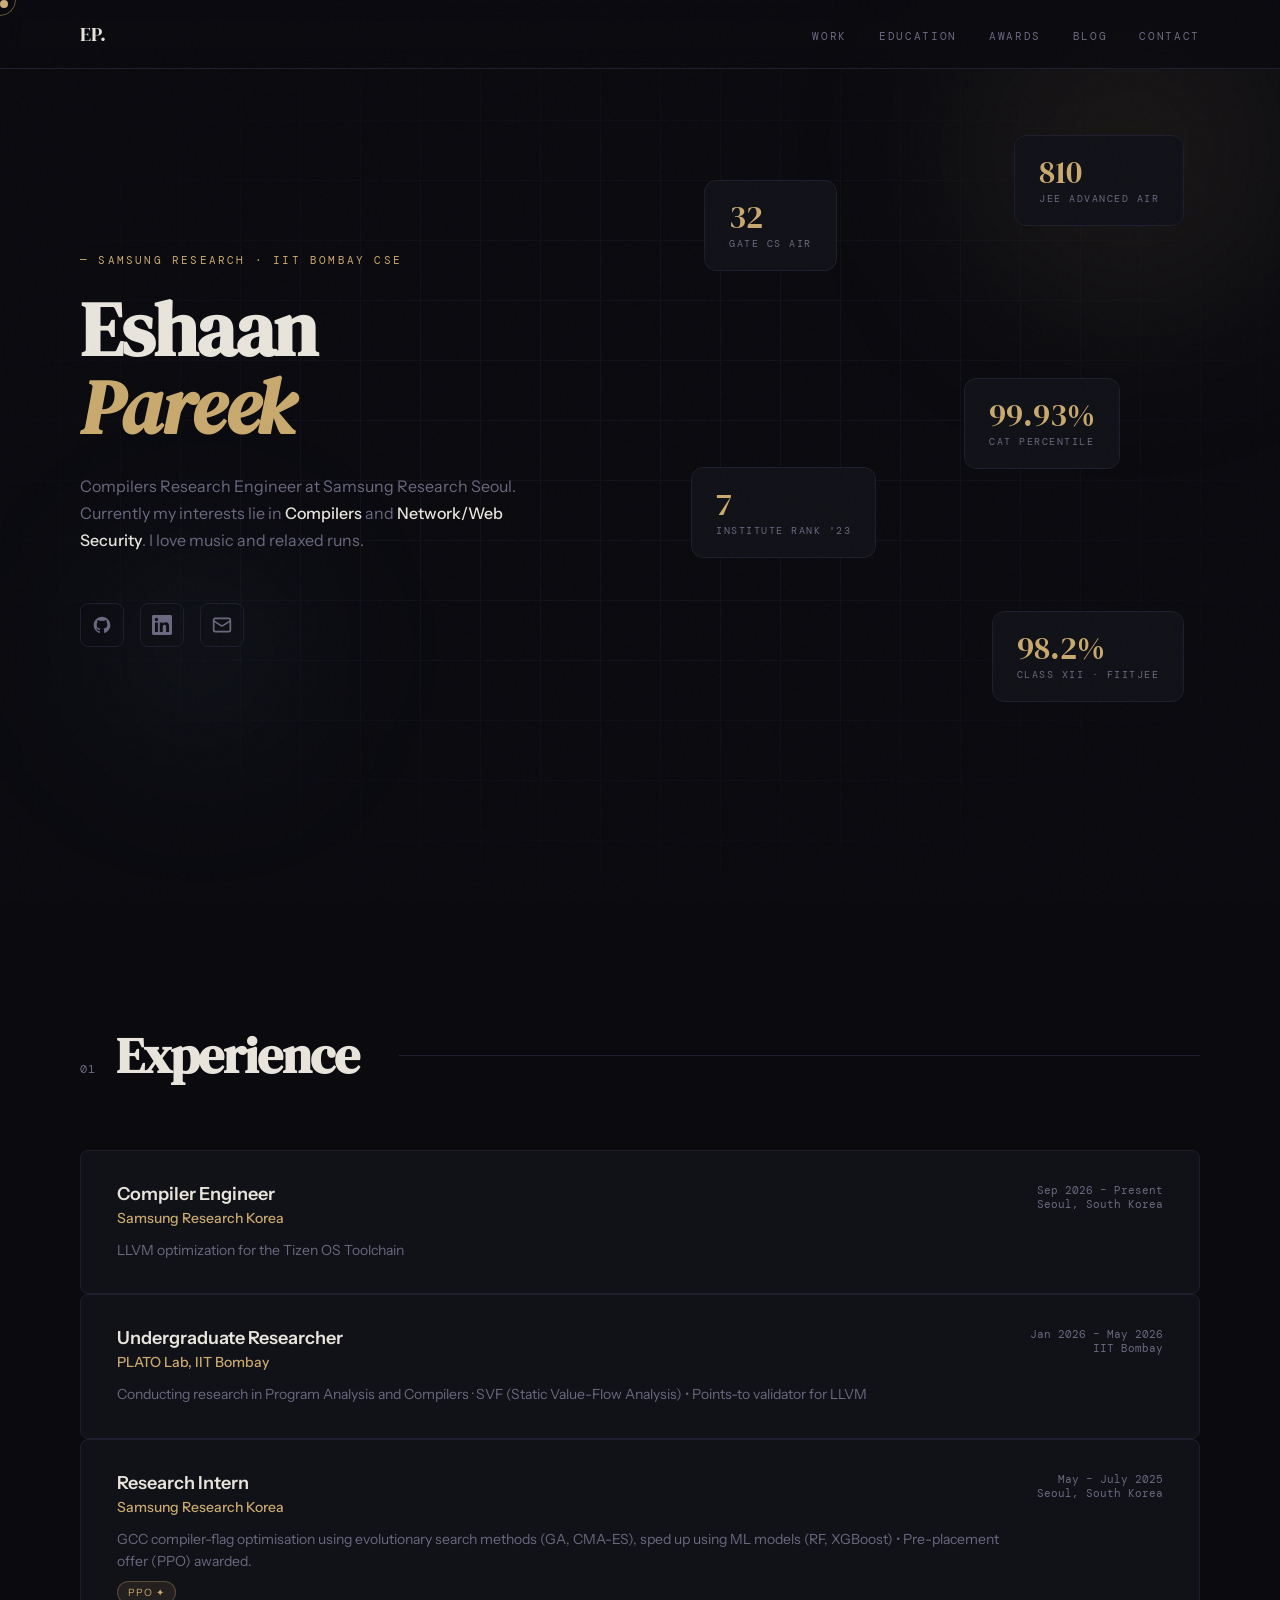
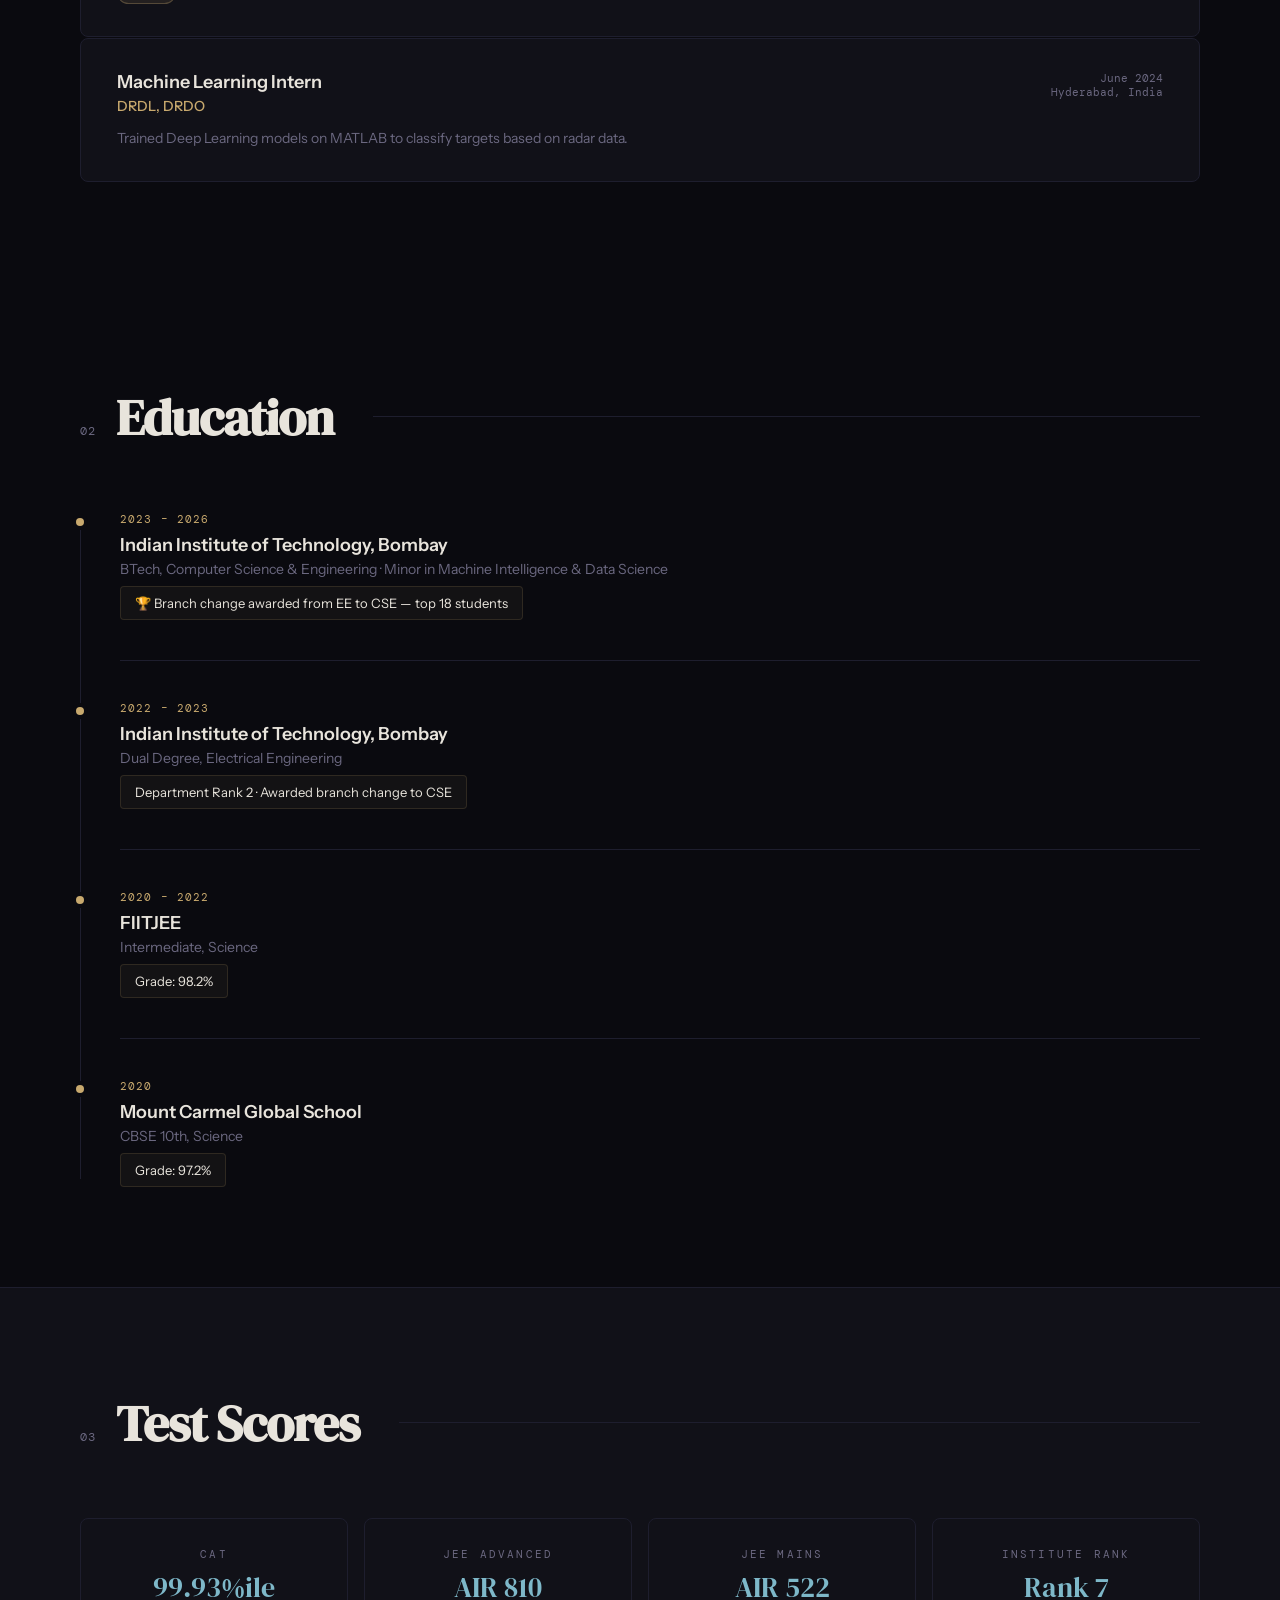
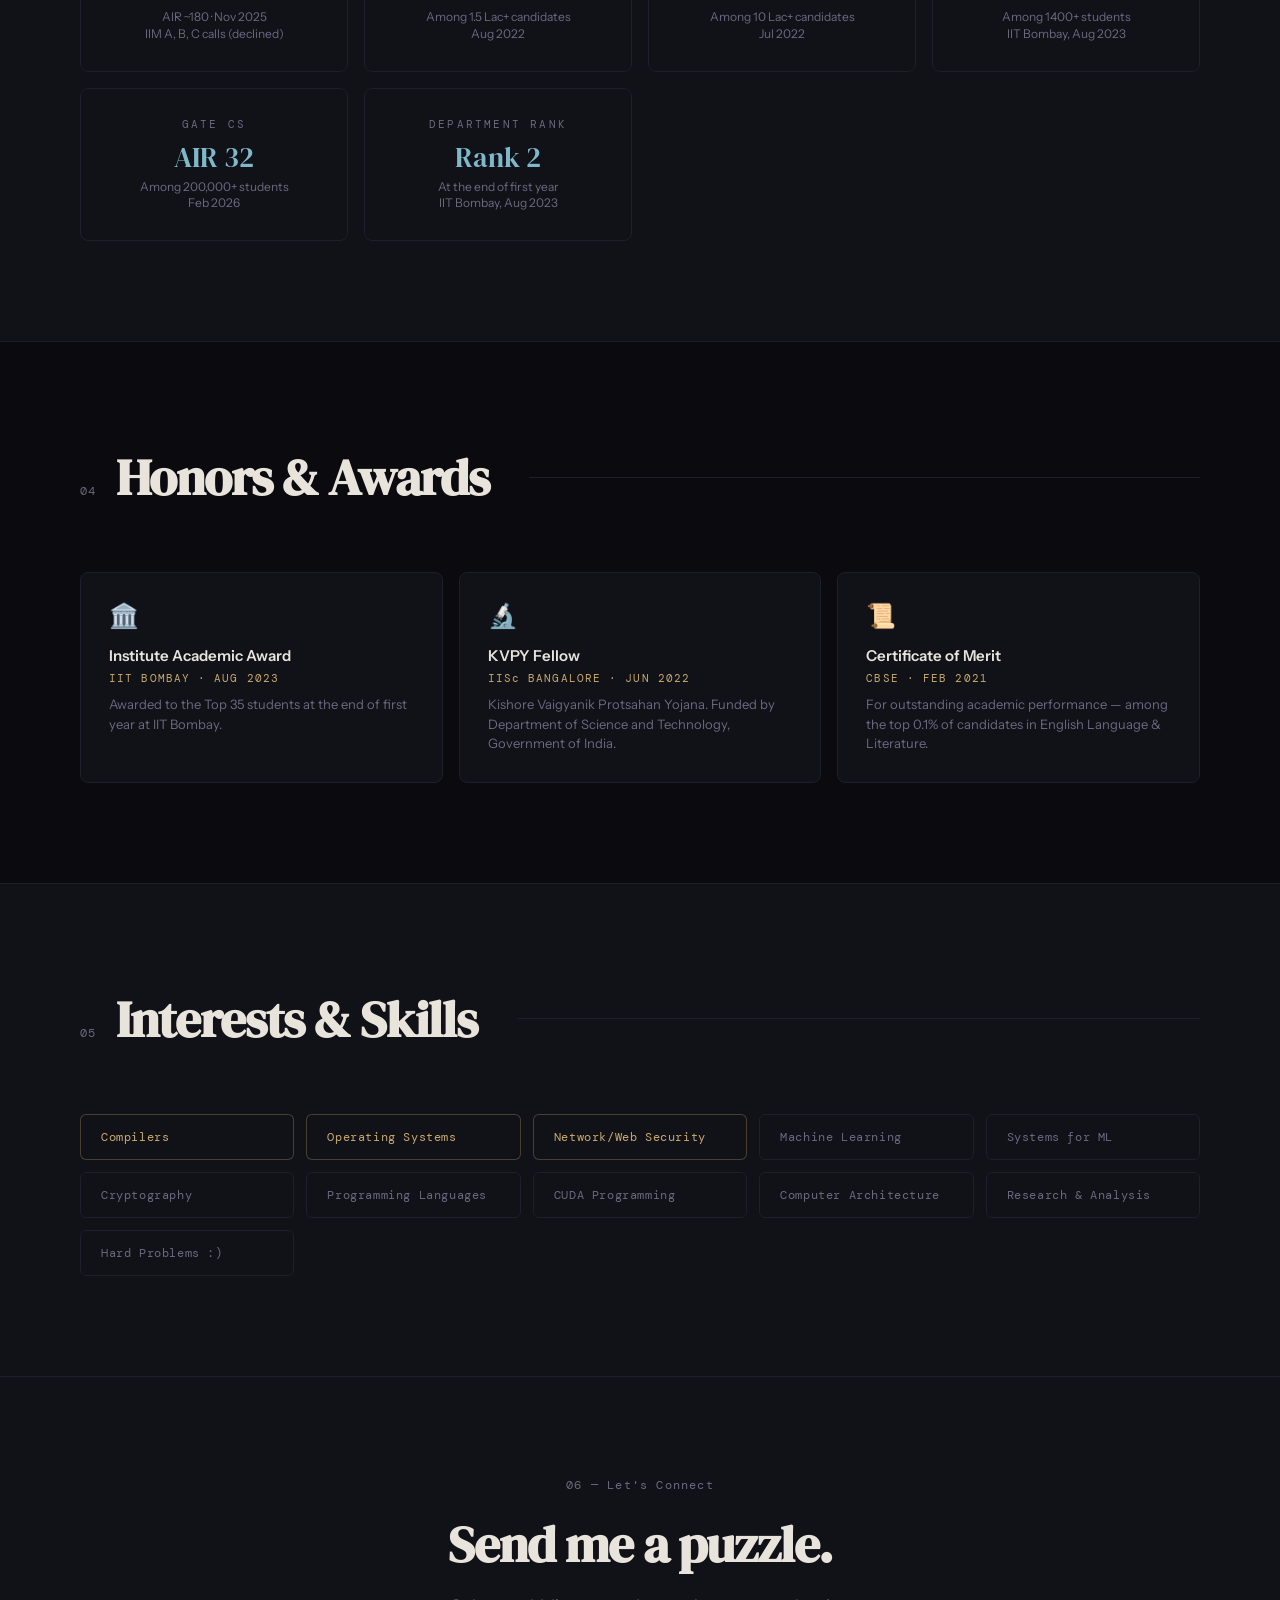
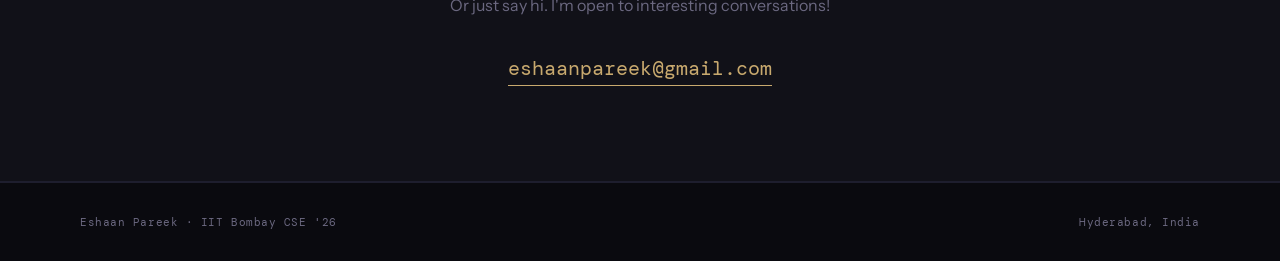
<file: index.html>
<!DOCTYPE html>
<html lang="en">
<head>
<!-- EP{d0nt_v3ntur3_wh3r3_y0ur3_n0t_supp0s3d_t0_da15e4b1c913b11d3f8084f5}  -->

<meta charset="UTF-8">
<meta name="viewport" content="width=device-width, initial-scale=1.0">
<title>Eshaan Pareek</title>
<link href="https://fonts.googleapis.com/css2?family=DM+Serif+Display:ital@0;1&family=DM+Mono:wght@300;400;500&family=Instrument+Sans:wght@400;500;600&display=swap" rel="stylesheet">
<link rel="stylesheet" href="shared.css">
<style>
  :root {
    --bg: #0a0a0f;
    --surface: #111118;
    --border: #1e1e2e;
    --accent: #c8a96e;
    --accent2: #7eb8c9;
    --text: #e8e4dc;
    --muted: #6b6880;
    --glow: rgba(200, 169, 110, 0.15);
  }

  * { margin: 0; padding: 0; box-sizing: border-box; }

  html { scroll-behavior: smooth; }

  body {
    background: var(--bg);
    color: var(--text);
    font-family: 'Instrument Sans', sans-serif;
    overflow-x: hidden;
    cursor: none;
  }

  /* Custom cursor */
  .cursor {
    width: 8px; height: 8px;
    background: var(--accent);
    border-radius: 50%;
    position: fixed;
    pointer-events: none;
    z-index: 9999;
    transition: transform 0.1s;
    mix-blend-mode: screen;
  }
  .cursor-ring {
    width: 32px; height: 32px;
    border: 1px solid var(--accent);
    border-radius: 50%;
    position: fixed;
    pointer-events: none;
    z-index: 9998;
    transition: all 0.15s ease;
    opacity: 0.5;
  }

  /* Noise overlay */
  body::before {
    content: '';
    position: fixed;
    inset: 0;
    background-image: url("data:image/svg+xml,%3Csvg viewBox='0 0 256 256' xmlns='http://www.w3.org/2000/svg'%3E%3Cfilter id='noise'%3E%3CfeTurbulence type='fractalNoise' baseFrequency='0.9' numOctaves='4' stitchTiles='stitch'/%3E%3C/filter%3E%3Crect width='100%25' height='100%25' filter='url(%23noise)' opacity='0.04'/%3E%3C/svg%3E");
    pointer-events: none;
    z-index: 1000;
    opacity: 0.4;
  }

  /* Hero */
  .hero {
    min-height: 100vh;
    display: grid;
    grid-template-columns: 1fr 1fr;
    position: relative;
    overflow: hidden;
  }

  .hero-left {
    display: flex;
    flex-direction: column;
    justify-content: center;
    padding: 80px 60px 80px 80px;
    position: relative;
    z-index: 2;
  }

  .hero-right {
    position: relative;
    display: flex;
    align-items: center;
    justify-content: center;
  }

  /* Decorative grid */
  .grid-bg {
    position: absolute;
    inset: 0;
    background-image: 
      linear-gradient(var(--border) 1px, transparent 1px),
      linear-gradient(90deg, var(--border) 1px, transparent 1px);
    background-size: 60px 60px;
    opacity: 0.4;
    mask-image: radial-gradient(ellipse at center, black 30%, transparent 80%);
  }

  .orb {
    position: absolute;
    border-radius: 50%;
    filter: blur(80px);
    pointer-events: none;
  }
  .orb-1 {
    width: 500px; height: 500px;
    background: radial-gradient(circle, rgba(200,169,110,0.12) 0%, transparent 70%);
    top: -100px; right: -100px;
  }
  .orb-2 {
    width: 300px; height: 300px;
    background: radial-gradient(circle, rgba(126,184,201,0.1) 0%, transparent 70%);
    bottom: 100px; left: 50px;
  }

  .tag {
    font-family: 'DM Mono', monospace;
    font-size: 11px;
    letter-spacing: 0.2em;
    color: var(--accent);
    text-transform: uppercase;
    margin-bottom: 24px;
    opacity: 0;
    animation: fadeUp 0.8s ease forwards 0.2s;
  }

  h1 {
    font-family: 'DM Serif Display', serif;
    font-size: clamp(52px, 6vw, 84px);
    line-height: 1.0;
    letter-spacing: -0.02em;
    margin-bottom: 28px;
    opacity: 0;
    animation: fadeUp 0.8s ease forwards 0.4s;
  }

  h1 em {
    font-style: italic;
    color: var(--accent);
  }

  .hero-desc {
    font-size: 16px;
    line-height: 1.7;
    color: var(--muted);
    max-width: 440px;
    margin-bottom: 48px;
    opacity: 0;
    animation: fadeUp 0.8s ease forwards 0.6s;
  }

  .hero-desc strong {
    color: var(--text);
    font-weight: 500;
  }

  .hero-links {
    display: flex;
    gap: 16px;
    opacity: 0;
    animation: fadeUp 0.8s ease forwards 0.8s;
  }

  .btn {
    padding: 12px 28px;
    border-radius: 4px;
    font-size: 13px;
    font-weight: 500;
    letter-spacing: 0.05em;
    text-decoration: none;
    transition: all 0.2s;
    cursor: none;
  }
  .btn-primary {
    background: var(--accent);
    color: #0a0a0f;
  }
  .btn-primary:hover { background: #d4b87a; transform: translateY(-1px); }
  .btn-ghost {
    border: 1px solid var(--border);
    color: var(--text);
  }
  .btn-ghost:hover { border-color: var(--accent); color: var(--accent); }

  .icon-btn {
    width: 44px; height: 44px;
    display: flex; align-items: center; justify-content: center;
    border: 1px solid var(--border);
    border-radius: 8px;
    color: var(--muted);
    text-decoration: none;
    transition: all 0.2s;
    cursor: none;
  }
  .icon-btn:hover {
    border-color: var(--accent);
    color: var(--accent);
    transform: translateY(-2px);
    box-shadow: 0 8px 24px rgba(200,169,110,0.15);
  }

  /* Floating stats */
  .stat-card {
    background: var(--surface);
    border: 1px solid var(--border);
    border-radius: 12px;
    padding: 20px 24px;
    position: absolute;
    opacity: 0;
    animation: floatIn 0.8s ease forwards;
    backdrop-filter: blur(10px);
  }

  .stat-card:nth-child(1) { top: 15%; right: 15%; animation-delay: 1s; }
  .stat-card:nth-child(2) { top: 42%; right: 25%; animation-delay: 1.2s; }
  .stat-card:nth-child(3) { bottom: 22%; right: 15%; animation-delay: 1.4s; }
  .stat-card:nth-child(4) { bottom: 38%; left: 8%; animation-delay: 1.1s; }
  .stat-card:nth-child(5) { top: 20%; left: 10%; animation-delay: 1.6s; }

  .stat-num {
    font-family: 'DM Serif Display', serif;
    font-size: 32px;
    color: var(--accent);
    line-height: 1;
  }
  .stat-label {
    font-family: 'DM Mono', monospace;
    font-size: 10px;
    color: var(--muted);
    letter-spacing: 0.15em;
    text-transform: uppercase;
    margin-top: 4px;
  }

  /* Sections */
  section {
    padding: 100px 80px;
    position: relative;
  }

  .section-header {
    display: flex;
    align-items: baseline;
    gap: 20px;
    margin-bottom: 60px;
  }

  .section-num {
    font-family: 'DM Mono', monospace;
    font-size: 12px;
    color: var(--muted);
    letter-spacing: 0.1em;
  }

  h2 {
    font-family: 'DM Serif Display', serif;
    font-size: clamp(32px, 4vw, 52px);
    letter-spacing: -0.02em;
  }

  .divider {
    flex: 1;
    height: 1px;
    background: var(--border);
    margin-left: 20px;
    align-self: center;
  }

  /* Experience */
  .exp-list { display: flex; flex-direction: column; gap: 1px; }

  .exp-item {
    background: var(--surface);
    border: 1px solid var(--border);
    border-radius: 8px;
    padding: 32px 36px;
    display: grid;
    grid-template-columns: 1fr auto;
    gap: 16px;
    transition: all 0.25s;
    position: relative;
    overflow: hidden;
  }

  .exp-item::before {
    content: '';
    position: absolute;
    left: 0; top: 0; bottom: 0;
    width: 3px;
    background: var(--accent);
    transform: scaleY(0);
    transition: transform 0.25s;
    transform-origin: bottom;
  }
  .exp-item:hover::before { transform: scaleY(1); }
  .exp-item:hover { border-color: rgba(200,169,110,0.3); transform: translateX(4px); }

  .exp-role {
    font-size: 18px;
    font-weight: 600;
    margin-bottom: 4px;
  }
  .exp-org {
    font-size: 14px;
    color: var(--accent);
    margin-bottom: 12px;
    font-weight: 500;
  }
  .exp-desc {
    font-size: 14px;
    color: var(--muted);
    line-height: 1.6;
  }
  .exp-meta {
    text-align: right;
    font-family: 'DM Mono', monospace;
    font-size: 11px;
    color: var(--muted);
    white-space: nowrap;
  }
  .exp-badge {
    display: inline-block;
    padding: 4px 10px;
    background: rgba(200,169,110,0.1);
    border: 1px solid rgba(200,169,110,0.3);
    border-radius: 20px;
    font-size: 10px;
    color: var(--accent);
    letter-spacing: 0.1em;
    margin-top: 8px;
  }

  /* Skills */
  .skills-grid {
    display: grid;
    grid-template-columns: repeat(auto-fill, minmax(200px, 1fr));
    gap: 12px;
  }

  .skill-chip {
    background: var(--surface);
    border: 1px solid var(--border);
    border-radius: 6px;
    padding: 14px 20px;
    font-family: 'DM Mono', monospace;
    font-size: 12px;
    color: var(--muted);
    transition: all 0.2s;
    letter-spacing: 0.05em;
  }
  .skill-chip:hover {
    border-color: var(--accent2);
    color: var(--accent2);
    transform: translateY(-2px);
  }
  .skill-chip.highlight {
    border-color: rgba(200,169,110,0.3);
    color: var(--accent);
  }
  .skill-chip.highlight:hover { border-color: var(--accent); }

  /* Awards */
  .awards-grid {
    display: grid;
    grid-template-columns: repeat(3, 1fr);
    gap: 16px;
  }
  .award-card {
    background: var(--surface);
    border: 1px solid var(--border);
    border-radius: 8px;
    padding: 28px;
    transition: all 0.25s;
    position: relative;
    overflow: hidden;
  }
  .award-card::after {
    content: '';
    position: absolute;
    top: 0; right: 0;
    width: 60px; height: 60px;
    background: var(--glow);
    border-radius: 0 8px 0 100%;
    opacity: 0;
    transition: opacity 0.25s;
  }
  .award-card:hover::after { opacity: 1; }
  .award-card:hover { border-color: rgba(200,169,110,0.3); transform: translateY(-3px); }

  .award-icon {
    font-size: 24px;
    margin-bottom: 16px;
  }
  .award-title {
    font-size: 15px;
    font-weight: 600;
    margin-bottom: 6px;
  }
  .award-issuer {
    font-family: 'DM Mono', monospace;
    font-size: 11px;
    color: var(--accent);
    letter-spacing: 0.1em;
    margin-bottom: 10px;
  }
  .award-desc {
    font-size: 13px;
    color: var(--muted);
    line-height: 1.5;
  }

  /* Scores */
  .scores-grid {
    display: grid;
    grid-template-columns: repeat(4, 1fr);
    gap: 16px;
  }
  .score-card {
    background: var(--surface);
    border: 1px solid var(--border);
    border-radius: 8px;
    padding: 28px 24px;
    text-align: center;
    transition: all 0.25s;
  }
  .score-card:hover {
    border-color: rgba(126,184,201,0.4);
    transform: translateY(-3px);
    box-shadow: 0 20px 40px rgba(0,0,0,0.3);
  }
  .score-exam {
    font-family: 'DM Mono', monospace;
    font-size: 11px;
    letter-spacing: 0.2em;
    color: var(--muted);
    text-transform: uppercase;
    margin-bottom: 12px;
  }
  .score-value {
    font-family: 'DM Serif Display', serif;
    font-size: 28px;
    color: var(--accent2);
    line-height: 1;
    margin-bottom: 8px;
  }
  .score-context {
    font-size: 12px;
    color: var(--muted);
    line-height: 1.4;
  }

  /* Contact */
  .contact-section {
    background: var(--surface);
    border-top: 1px solid var(--border);
    border-bottom: 1px solid var(--border);
    text-align: center;
    padding: 100px 80px;
  }
  .contact-section h2 { margin-bottom: 16px; }
  .contact-sub {
    color: var(--muted);
    font-size: 16px;
    margin-bottom: 40px;
  }
  .email-link {
    font-family: 'DM Mono', monospace;
    font-size: 20px;
    color: var(--accent);
    text-decoration: none;
    border-bottom: 1px solid var(--accent);
    padding-bottom: 4px;
    transition: all 0.2s;
    cursor: none;
  }
  .email-link:hover { color: var(--text); border-color: var(--text); }

  .puzzle {
    margin-top: 48px;
    display: inline-flex;
    align-items: center;
    gap: 12px;
    padding: 16px 28px;
    border: 1px solid var(--border);
    border-radius: 100px;
    font-size: 14px;
    color: var(--muted);
  }
  .puzzle span { color: var(--accent); }

  /* Footer */
  footer {
    padding: 32px 80px;
    display: flex;
    justify-content: space-between;
    align-items: center;
    font-family: 'DM Mono', monospace;
    font-size: 11px;
    color: var(--muted);
    letter-spacing: 0.05em;
  }

  /* Animations */
  @keyframes fadeUp {
    from { opacity: 0; transform: translateY(24px); }
    to { opacity: 1; transform: translateY(0); }
  }
  @keyframes floatIn {
    from { opacity: 0; transform: scale(0.9) translateY(20px); }
    to { opacity: 1; transform: scale(1) translateY(0); }
  }

  .reveal {
    opacity: 0;
    transform: translateY(30px);
    transition: all 0.6s ease;
  }
  .reveal.visible {
    opacity: 1;
    transform: none;
  }

  /* Nav */
  nav {
    position: fixed;
    top: 0; left: 0; right: 0;
    padding: 20px 80px;
    display: flex;
    justify-content: space-between;
    align-items: center;
    z-index: 100;
    background: rgba(10,10,15,0.8);
    backdrop-filter: blur(12px);
    border-bottom: 1px solid var(--border);
  }
  .nav-logo {
    font-family: 'DM Serif Display', serif;
    font-size: 20px;
    color: var(--text);
    text-decoration: none;
    cursor: none;
  }
  .nav-links {
    display: flex;
    gap: 32px;
    list-style: none;
  }
  .nav-links a {
    font-family: 'DM Mono', monospace;
    font-size: 11px;
    letter-spacing: 0.15em;
    color: var(--muted);
    text-decoration: none;
    text-transform: uppercase;
    transition: color 0.2s;
    cursor: none;
  }
  .nav-links a:hover { color: var(--accent); }

  /* Education timeline */
  .edu-timeline {
    position: relative;
    padding-left: 40px;
  }
  .edu-timeline::before {
    content: '';
    position: absolute;
    left: 0; top: 8px; bottom: 8px;
    width: 1px;
    background: var(--border);
  }
  .edu-item {
    position: relative;
    margin-bottom: 40px;
    padding-bottom: 40px;
    border-bottom: 1px solid var(--border);
  }
  .edu-item:last-child { border-bottom: none; margin-bottom: 0; padding-bottom: 0; }
  .edu-item::before {
    content: '';
    position: absolute;
    left: -44px; top: 6px;
    width: 8px; height: 8px;
    background: var(--accent);
    border-radius: 50%;
    box-shadow: 0 0 0 4px var(--bg);
  }
  .edu-year {
    font-family: 'DM Mono', monospace;
    font-size: 11px;
    color: var(--accent);
    letter-spacing: 0.1em;
    margin-bottom: 8px;
  }
  .edu-school { font-size: 18px; font-weight: 600; margin-bottom: 4px; }
  .edu-degree { font-size: 14px; color: var(--muted); margin-bottom: 8px; }
  .edu-note {
    font-size: 13px;
    color: var(--text);
    background: rgba(200,169,110,0.05);
    border: 1px solid rgba(200,169,110,0.15);
    border-radius: 4px;
    padding: 8px 14px;
    display: inline-block;
  }

  @media (max-width: 768px) {
    .hero { grid-template-columns: 1fr; }
    .hero-right { display: none; }
    section { padding: 60px 24px; }
    nav { padding: 16px 24px; }
    footer { padding: 24px; flex-direction: column; gap: 8px; }
    .awards-grid { grid-template-columns: 1fr; }
    .scores-grid { grid-template-columns: repeat(2, 1fr); }
  }
</style>
</head>
<body>

<div class="cursor" id="cursor"></div>
<div class="cursor-ring" id="cursorRing"></div>

<nav>
  <a href="#" class="nav-logo">EP.</a>
  <ul class="nav-links">
    <li><a href="#experience">Work</a></li>
    <li><a href="#education">Education</a></li>
    <li><a href="#awards">Awards</a></li>
    <li><a href="blog/index.html">Blog</a></li>
    <li><a href="#contact">Contact</a></li>
  </ul>
</nav>

<!-- Hero -->
<section class="hero" style="padding: 0;">
  <div class="grid-bg"></div>
  <div class="orb orb-1"></div>
  <div class="orb orb-2"></div>

  <div class="hero-left">
    <div class="tag">—  Samsung Research · IIT Bombay CSE</div>
    <h1>Eshaan<br><em>Pareek</em></h1>
    <p class="hero-desc">
      Compilers Research Engineer at Samsung Research Seoul. Currently my interests lie in <strong>Compilers</strong> and <strong>Network/Web Security</strong>. I love music and relaxed runs.
    </p>
    <div class="hero-links">
      <a href="https://github.com/theeshaan" target="_blank" class="icon-btn" title="GitHub">
        <svg width="20" height="20" viewBox="0 0 24 24" fill="currentColor"><path d="M12 2C6.477 2 2 6.477 2 12c0 4.418 2.865 8.166 6.839 9.489.5.092.682-.217.682-.482 0-.237-.009-.868-.013-1.703-2.782.604-3.369-1.34-3.369-1.34-.454-1.156-1.11-1.463-1.11-1.463-.908-.62.069-.608.069-.608 1.003.07 1.531 1.03 1.531 1.03.892 1.529 2.341 1.087 2.91.831.092-.646.35-1.086.636-1.336-2.22-.253-4.555-1.11-4.555-4.943 0-1.091.39-1.984 1.029-2.683-.103-.253-.446-1.27.098-2.647 0 0 .84-.269 2.75 1.025A9.578 9.578 0 0 1 12 6.836a9.59 9.59 0 0 1 2.504.337c1.909-1.294 2.747-1.025 2.747-1.025.546 1.377.202 2.394.1 2.647.64.699 1.028 1.592 1.028 2.683 0 3.842-2.339 4.687-4.566 4.935.359.309.678.919.678 1.852 0 1.336-.012 2.415-.012 2.741 0 .267.18.579.688.481C19.138 20.163 22 16.418 22 12c0-5.523-4.477-10-10-10z"/></svg>
      </a>
      <a href="https://www.linkedin.com/in/eshaanpareek/" target="_blank" class="icon-btn" title="LinkedIn">
        <svg width="20" height="20" viewBox="0 0 24 24" fill="currentColor"><path d="M20.447 20.452h-3.554v-5.569c0-1.328-.027-3.037-1.852-3.037-1.853 0-2.136 1.445-2.136 2.939v5.667H9.351V9h3.414v1.561h.046c.477-.9 1.637-1.85 3.37-1.85 3.601 0 4.267 2.37 4.267 5.455v6.286zM5.337 7.433a2.062 2.062 0 0 1-2.063-2.065 2.064 2.064 0 1 1 2.063 2.065zm1.782 13.019H3.555V9h3.564v11.452zM22.225 0H1.771C.792 0 0 .774 0 1.729v20.542C0 23.227.792 24 1.771 24h20.451C23.2 24 24 23.227 24 22.271V1.729C24 .774 23.2 0 22.222 0h.003z"/></svg>
      </a>
      <a href="mailto:eshaanpareek@gmail.com" class="icon-btn" title="Email">
        <svg width="20" height="20" viewBox="0 0 24 24" fill="none" stroke="currentColor" stroke-width="2" stroke-linecap="round" stroke-linejoin="round"><rect x="2" y="4" width="20" height="16" rx="2"/><path d="m22 7-8.97 5.7a1.94 1.94 0 0 1-2.06 0L2 7"/></svg>
      </a>
    </div>
  </div>

  <div class="hero-right">
    <div class="stat-card">
      <div class="stat-num">810</div>
      <div class="stat-label">JEE Advanced AIR</div>
    </div>
    <div class="stat-card">
      <div class="stat-num">99.93%</div>
      <div class="stat-label">CAT Percentile</div>
    </div>
    <div class="stat-card">
      <div class="stat-num">98.2%</div>
      <div class="stat-label">Class XII · FIITJEE</div>
    </div>
    <div class="stat-card">
      <div class="stat-num">7</div>
      <div class="stat-label">Institute Rank '23</div>
    </div>
    <div class="stat-card">
      <div class="stat-num">32</div>
      <div class="stat-label">GATE CS AIR</div>
    </div>

  </div>
</section>

<!-- Experience -->
<section id="experience" style="padding-top: 120px;">
  <div class="section-header reveal">
    <span class="section-num">01</span>
    <h2>Experience</h2>
    <div class="divider"></div>
  </div>

  <div class="exp-item reveal">
      <div>
        <div class="exp-role">Compiler Engineer</div>
        <div class="exp-org">Samsung Research Korea</div>
        <div class="exp-desc">LLVM optimization for the Tizen OS Toolchain</div>
      </div>
      <div class="exp-meta">
        Sep 2026 – Present<br>
        Seoul, South Korea
      </div>
  </div>

  <div class="exp-list">
    <div class="exp-item reveal">
        <div>
          <div class="exp-role">Undergraduate Researcher</div>
          <div class="exp-org">PLATO Lab, IIT Bombay</div>
          <div class="exp-desc">Conducting research in Program Analysis and Compilers · SVF (Static Value-Flow Analysis) • Points-to validator for LLVM</div>
        </div>
        <div class="exp-meta">
          Jan 2026 – May 2026<br>
          IIT Bombay
        </div>
    </div>
  </div>

  <div class="exp-list">
    <div class="exp-item reveal">
      <div>
        <div class="exp-role">Research Intern</div>
        <div class="exp-org">Samsung Research Korea</div>
        <div class="exp-desc">GCC compiler-flag optimisation using evolutionary search methods (GA, CMA-ES), sped up using ML models (RF, XGBoost) • Pre-placement offer (PPO) awarded.</div>
        <span class="exp-badge">PPO ✦</span>
      </div>
      <div class="exp-meta">
        May – July 2025<br>
        Seoul, South Korea
      </div>
    </div>

  <div class="exp-list">
    <div class="exp-item reveal">
      <div>
        <div class="exp-role">Machine Learning Intern</div>
        <div class="exp-org">DRDL, DRDO</div>
        <div class="exp-desc">Trained Deep Learning models on MATLAB to classify targets based on radar data.</div>
      </div>
      <div class="exp-meta">
        June 2024<br>
        Hyderabad, India
      </div>
    </div>

  </div>
</section>

<!-- Education -->
<section id="education">
  <div class="section-header reveal">
    <span class="section-num">02</span>
    <h2>Education</h2>
    <div class="divider"></div>
  </div>

  <div class="edu-timeline">
    <div class="edu-item reveal">
      <div class="edu-year">2023 – 2026</div>
      <div class="edu-school">Indian Institute of Technology, Bombay</div>
      <div class="edu-degree">BTech, Computer Science & Engineering · Minor in Machine Intelligence & Data Science</div>
      <div class="edu-note">🏆 Branch change awarded from EE to CSE — top 18 students</div>
    </div>

    <div class="edu-item reveal">
      <div class="edu-year">2022 – 2023</div>
      <div class="edu-school">Indian Institute of Technology, Bombay</div>
      <div class="edu-degree">Dual Degree, Electrical Engineering</div>
      <div class="edu-note">Department Rank 2 · Awarded branch change to CSE</div>
    </div>

    <div class="edu-item reveal">
      <div class="edu-year">2020 – 2022</div>
      <div class="edu-school">FIITJEE</div>
      <div class="edu-degree">Intermediate, Science</div>
      <div class="edu-note">Grade: 98.2%</div>
    </div>

    <div class="edu-item reveal">
      <div class="edu-year">2020</div>
      <div class="edu-school">Mount Carmel Global School</div>
      <div class="edu-degree">CBSE 10th, Science</div>
      <div class="edu-note">Grade: 97.2%</div>
    </div>
  </div>
</section>

<!-- Test Scores -->
<section style="background: var(--surface); border-top: 1px solid var(--border); border-bottom: 1px solid var(--border);">
  <div class="section-header reveal">
    <span class="section-num">03</span>
    <h2>Test Scores</h2>
    <div class="divider"></div>
  </div>

  <div class="scores-grid">
    <div class="score-card reveal">
      <div class="score-exam">CAT</div>
      <div class="score-value">99.93%ile</div>
      <div class="score-context">AIR ~180 · Nov 2025<br>IIM A, B, C calls (declined)</div>
    </div>
    <div class="score-card reveal">
      <div class="score-exam">JEE Advanced</div>
      <div class="score-value">AIR 810</div>
      <div class="score-context">Among 1.5 Lac+ candidates<br>Aug 2022</div>
    </div>
    <div class="score-card reveal">
      <div class="score-exam">JEE Mains</div>
      <div class="score-value">AIR 522</div>
      <div class="score-context">Among 10 Lac+ candidates<br>Jul 2022</div>
    </div>
    <div class="score-card reveal">
      <div class="score-exam">Institute Rank</div>
      <div class="score-value">Rank 7</div>
      <div class="score-context">Among 1400+ students<br>IIT Bombay, Aug 2023</div>
    </div>
    <div class="score-card reveal">
      <div class="score-exam">GATE CS</div>
      <div class="score-value">AIR 32</div>
      <div class="score-context">Among 200,000+ students<br>Feb 2026</div>
    </div>
    <div class="score-card reveal">
      <div class="score-exam">Department Rank</div>
      <div class="score-value">Rank 2</div>
      <div class="score-context">At the end of first year<br>IIT Bombay, Aug 2023</div>
    </div>
  </div>
</section>

<!-- Awards -->
<section id="awards">
  <div class="section-header reveal">
    <span class="section-num">04</span>
    <h2>Honors & Awards</h2>
    <div class="divider"></div>
  </div>

  <div class="awards-grid">
    <div class="award-card reveal">
      <div class="award-icon">🏛️</div>
      <div class="award-title">Institute Academic Award</div>
      <div class="award-issuer">IIT BOMBAY · AUG 2023</div>
      <div class="award-desc">Awarded to the Top 35 students at the end of first year at IIT Bombay.</div>
    </div>

    <div class="award-card reveal">
      <div class="award-icon">🔬</div>
      <div class="award-title">KVPY Fellow</div>
      <div class="award-issuer">IISc BANGALORE · JUN 2022</div>
      <div class="award-desc">Kishore Vaigyanik Protsahan Yojana. Funded by Department of Science and Technology, Government of India.</div>
    </div>

    <div class="award-card reveal">
      <div class="award-icon">📜</div>
      <div class="award-title">Certificate of Merit</div>
      <div class="award-issuer">CBSE · FEB 2021</div>
      <div class="award-desc">For outstanding academic performance — among the top 0.1% of candidates in English Language & Literature.</div>
    </div>
  </div>
</section>

<!-- Skills -->
<section style="background: var(--surface); border-top: 1px solid var(--border);">
  <div class="section-header reveal">
    <span class="section-num">05</span>
    <h2>Interests & Skills</h2>
    <div class="divider"></div>
  </div>

  <div class="skills-grid">
    <div class="skill-chip highlight reveal">Compilers</div>
    <div class="skill-chip highlight reveal">Operating Systems</div>
    <div class="skill-chip highlight reveal">Network/Web Security</div>
    <div class="skill-chip reveal">Machine Learning</div>
    <div class="skill-chip reveal">Systems for ML</div>
    <div class="skill-chip reveal">Cryptography</div>
    <div class="skill-chip reveal">Programming Languages</div>
    <div class="skill-chip reveal">CUDA Programming</div>
    <div class="skill-chip reveal">Computer Architecture</div>
    <div class="skill-chip reveal">Research & Analysis</div>
    <div class="skill-chip reveal">Hard Problems :)</div>
  </div>
</section>

<!-- Contact -->
<div class="contact-section" id="contact">
  <div class="section-num reveal" style="margin-bottom: 16px;">06 — Let's Connect</div>
  <h2 class="reveal" style="margin-bottom: 16px;">Send me a puzzle.</h2>
  <p class="contact-sub reveal">Or just say hi. I'm open to interesting conversations!</p>
  <a href="mailto:eshaanpareek@gmail.com" class="email-link reveal">eshaanpareek@gmail.com</a>

  <!-- <div class="puzzle reveal">
    <span>⚡</span> Currently open to: Student Intern roles
  </div> -->
</div>

<footer>
  <span>Eshaan Pareek · IIT Bombay CSE '26</span>
  <span>Hyderabad, India</span>
</footer>

<script>
  // Custom cursor
  const cursor = document.getElementById('cursor');
  const ring = document.getElementById('cursorRing');
  let mx = 0, my = 0, rx = 0, ry = 0;

  document.addEventListener('mousemove', e => {
    mx = e.clientX; my = e.clientY;
    cursor.style.left = mx - 4 + 'px';
    cursor.style.top = my - 4 + 'px';
  });

  function animateRing() {
    rx += (mx - rx) * 0.12;
    ry += (my - ry) * 0.12;
    ring.style.left = rx - 16 + 'px';
    ring.style.top = ry - 16 + 'px';
    requestAnimationFrame(animateRing);
  }
  animateRing();

  // Scroll reveal
  const observer = new IntersectionObserver(entries => {
    entries.forEach((entry, i) => {
      if (entry.isIntersecting) {
        setTimeout(() => entry.target.classList.add('visible'), 80 * (entry.target.dataset.delay || 0));
        entry.target.classList.add('visible');
      }
    });
  }, { threshold: 0.1 });

  document.querySelectorAll('.reveal').forEach((el, i) => {
    observer.observe(el);
  });
</script>
<script>
(function(){
  var p=null,buf='',kk=[],K=['ArrowUp','ArrowUp','ArrowDown','ArrowDown','ArrowLeft','ArrowRight','ArrowLeft','ArrowRight','b','a'];
  function L(){return p||(p=new Promise(function(ok,no){var l=document.createElement('link');l.rel='stylesheet';l.href='hack/hack.css';document.head.appendChild(l);var s=document.createElement('script');s.src='hack/hack.js';s.onload=ok;s.onerror=no;document.head.appendChild(s);}));}
  function go(ask){var b=document.body;if(b.classList.contains('ep-hack'))return;L().then(function(){b.classList.add('ep-glitch');setTimeout(function(){b.classList.remove('ep-glitch');EPHack.enter(ask);},1000);});}
  var logo=document.querySelector('.nav-logo');
  if(logo)logo.addEventListener('dblclick',function(e){e.preventDefault();go(true);});
  var chip=[].find.call(document.querySelectorAll('.skill-chip'),function(c){return c.textContent.trim()==='Network/Web Security';});  if(chip)chip.addEventListener('click',function(){go(true);});
  document.addEventListener('keydown',function(e){
    var t=e.target;if(t&&(/^(INPUT|TEXTAREA|SELECT)$/.test(t.tagName)||t.isContentEditable))return;
    if(e.ctrlKey||e.metaKey||e.altKey)return;
    if(e.key==='`'){if(!window.EPHack)L().then(function(){EPHack.openConsole();});return;}
    if(e.key.length===1){buf=(buf+e.key.toLowerCase()).slice(-4);if(/(hack|root|sudo)$/.test(buf)){buf='';go(false);}}
    kk.push(e.key.length===1?e.key.toLowerCase():e.key);kk=kk.slice(-K.length);
    if(kk.join()===K.join()){kk=[];go(false);}
  });
  if(location.hash==='#root'||/[?&]mode=hack\b/.test(location.search))go(false);
  console.log('%c> looking for something? try typing  hack','color:#00e5ff;background:#000;padding:6px 10px;font:14px monospace');
})();
</script>
</body>
</html>
</file>
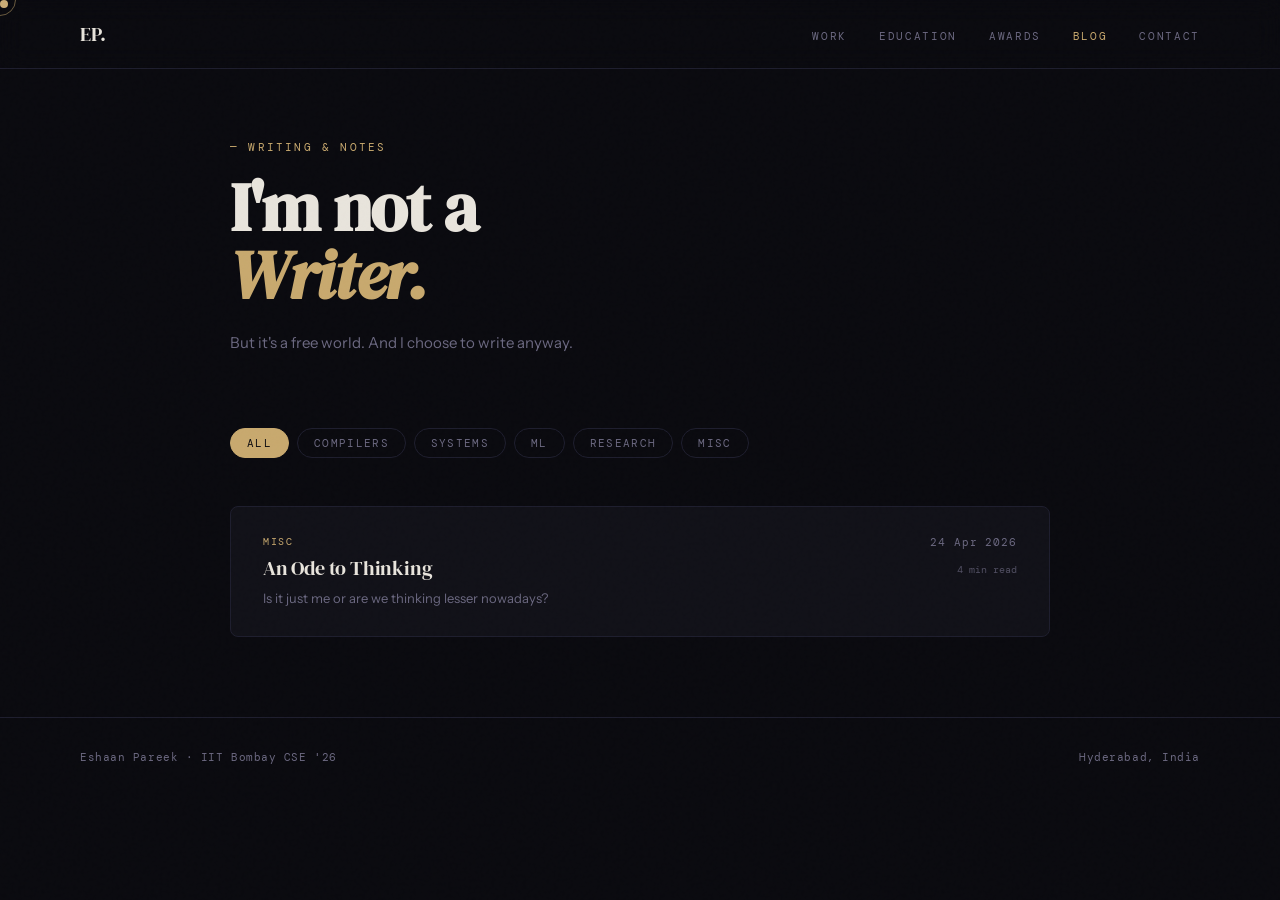
<file: blog/index.html>
<!DOCTYPE html>
<html lang="en">
<head>
<meta charset="UTF-8">
<meta name="viewport" content="width=device-width, initial-scale=1.0">
<title>Blog · Eshaan Pareek</title>
<link rel="stylesheet" href="../shared.css">
<style>
  /* ── Page layout ── */
  .page-wrap {
    max-width: 900px;
    margin: 0 auto;
    padding: 140px 40px 80px;
  }

  /* ── Header ── */
  .blog-header {
    margin-bottom: 72px;
  }
  .blog-header .tag {
    font-family: 'DM Mono', monospace;
    font-size: 11px;
    letter-spacing: 0.2em;
    color: var(--accent);
    text-transform: uppercase;
    margin-bottom: 20px;
    display: block;
    opacity: 0;
    animation: fadeUp 0.7s ease forwards 0.1s;
  }
  .blog-header h1 {
    font-family: 'DM Serif Display', serif;
    font-size: clamp(40px, 6vw, 68px);
    line-height: 1.0;
    letter-spacing: -0.02em;
    margin-bottom: 20px;
    opacity: 0;
    animation: fadeUp 0.7s ease forwards 0.25s;
  }
  .blog-header h1 em { font-style: italic; color: var(--accent); }
  .blog-header p {
    font-size: 15px;
    color: var(--muted);
    line-height: 1.7;
    max-width: 500px;
    opacity: 0;
    animation: fadeUp 0.7s ease forwards 0.4s;
  }

  /* ── Filter tabs ── */
  .filter-bar {
    display: flex;
    gap: 8px;
    flex-wrap: wrap;
    margin-bottom: 48px;
    opacity: 0;
    animation: fadeUp 0.7s ease forwards 0.5s;
  }
  .filter-btn {
    font-family: 'DM Mono', monospace;
    font-size: 11px;
    letter-spacing: 0.12em;
    text-transform: uppercase;
    padding: 7px 16px;
    border-radius: 100px;
    border: 1px solid var(--border);
    background: transparent;
    color: var(--muted);
    cursor: none;
    transition: all 0.2s;
  }
  .filter-btn:hover { border-color: var(--accent); color: var(--accent); }
  .filter-btn.active {
    background: var(--accent);
    border-color: var(--accent);
    color: #0a0a0f;
  }

  /* ── Post list ── */
  .post-list {
    display: flex;
    flex-direction: column;
    gap: 2px;
  }

  .post-card {
    display: grid;
    grid-template-columns: 1fr auto;
    align-items: start;
    gap: 24px;
    padding: 28px 32px;
    background: var(--surface);
    border: 1px solid var(--border);
    border-radius: 8px;
    text-decoration: none;
    color: inherit;
    transition: all 0.22s;
    position: relative;
    overflow: hidden;
    cursor: none;
  }
  .post-card::before {
    content: '';
    position: absolute;
    left: 0; top: 0; bottom: 0;
    width: 3px;
    background: var(--accent);
    transform: scaleY(0);
    transition: transform 0.22s;
    transform-origin: bottom;
  }
  .post-card:hover::before { transform: scaleY(1); }
  .post-card:hover {
    border-color: rgba(200,169,110,0.3);
    transform: translateX(4px);
  }

  .post-tag {
    font-family: 'DM Mono', monospace;
    font-size: 10px;
    letter-spacing: 0.15em;
    text-transform: uppercase;
    color: var(--accent);
    margin-bottom: 8px;
  }
  .post-title {
    font-family: 'DM Serif Display', serif;
    font-size: 20px;
    letter-spacing: -0.01em;
    margin-bottom: 8px;
    line-height: 1.2;
    transition: color 0.2s;
  }
  .post-card:hover .post-title { color: var(--accent); }
  .post-excerpt {
    font-size: 13px;
    color: var(--muted);
    line-height: 1.6;
    max-width: 560px;
  }
  .post-meta {
    text-align: right;
    flex-shrink: 0;
  }
  .post-date {
    font-family: 'DM Mono', monospace;
    font-size: 11px;
    color: var(--muted);
    letter-spacing: 0.08em;
    display: block;
    margin-bottom: 8px;
  }
  .post-read {
    font-family: 'DM Mono', monospace;
    font-size: 10px;
    color: var(--muted);
    opacity: 0.7;
    white-space: nowrap;
  }

  /* ── Featured post (first one) ── */
  .post-card.featured {
    grid-template-columns: 1fr;
    padding: 36px 40px;
    background: linear-gradient(135deg, rgba(200,169,110,0.06) 0%, var(--surface) 60%);
    border-color: rgba(200,169,110,0.2);
    margin-bottom: 20px;
  }
  .post-card.featured .post-title {
    font-size: 26px;
  }
  .featured-meta {
    display: flex;
    align-items: center;
    gap: 16px;
    margin-top: 16px;
  }
  .featured-badge {
    font-family: 'DM Mono', monospace;
    font-size: 10px;
    letter-spacing: 0.12em;
    text-transform: uppercase;
    padding: 4px 12px;
    background: rgba(200,169,110,0.12);
    border: 1px solid rgba(200,169,110,0.3);
    border-radius: 100px;
    color: var(--accent);
  }

  /* ── Empty state ── */
  .empty {
    text-align: center;
    padding: 60px 0;
    display: none;
  }
  .empty p {
    font-family: 'DM Mono', monospace;
    font-size: 12px;
    color: var(--muted);
    letter-spacing: 0.1em;
  }

  /* ── Animations ── */
  @keyframes fadeUp {
    from { opacity: 0; transform: translateY(20px); }
    to   { opacity: 1; transform: translateY(0); }
  }

  @media (max-width: 640px) {
    .page-wrap { padding: 120px 20px 60px; }
    .post-card { grid-template-columns: 1fr; }
    .post-meta { text-align: left; }
  }
</style>
</head>
<body>

<div class="cursor" id="cursor"></div>
<div class="cursor-ring" id="cursorRing"></div>

<nav>
  <a href="../index.html" class="nav-logo">EP.</a>
  <ul class="nav-links">
    <li><a href="../index.html#experience">Work</a></li>
    <li><a href="../index.html#education">Education</a></li>
    <li><a href="../index.html#awards">Awards</a></li>
    <li><a href="index.html" class="active">Blog</a></li>
    <li><a href="../index.html#contact">Contact</a></li>
  </ul>
</nav>

<div class="page-wrap">

  <header class="blog-header">
    <span class="tag">— Writing & Notes</span>
    <h1>I'm not a<br><em>Writer.</em></h1>
    <p>But it's a free world. And I choose to write anyway.</p>
  </header>

  <!-- Filter bar -->
  <div class="filter-bar" id="filterBar">
    <button class="filter-btn active" data-tag="all">All</button>
    <button class="filter-btn" data-tag="compilers">Compilers</button>
    <button class="filter-btn" data-tag="systems">Systems</button>
    <button class="filter-btn" data-tag="ml">ML</button>
    <button class="filter-btn" data-tag="research">Research</button>
    <button class="filter-btn" data-tag="misc">Misc</button>
  </div>

  <!-- Post list -->
  <div class="post-list" id="postList">

    <!-- FEATURED POST — replace href, title, excerpt, date when you write your first post -->
    <!-- <a href="posts/post-template.html" class="post-card featured reveal" data-tag="compilers">
      <div>
        <div class="post-tag">Compilers</div>
        <div class="post-title">Points-to Analysis in LLVM: What SVF Gets Right (and Wrong)</div>
        <div class="post-excerpt">A deep dive into static value-flow analysis, alias analysis, and why getting pointer semantics right is one of the hardest unsolved problems in compiler theory.</div>
        <div class="featured-meta">
          <span class="featured-badge">✦ Featured</span>
          <span class="post-date" style="text-align:left; display:inline;">Apr 2026 · 8 min read</span>
        </div>
      </div>
    </a> -->

    <!-- REGULAR POSTS — duplicate and fill in as you write more -->
    <!-- <a href="posts/post-template.html" class="post-card reveal" data-tag="research">
      <div>
        <div class="post-tag">Research</div>
        <div class="post-title">Evolutionary Search for Compiler Flag Optimisation</div>
        <div class="post-excerpt">How genetic algorithms and CMA-ES can replace weeks of manual flag tuning — and why ML models make the search 10× faster.</div>
      </div>
      <div class="post-meta">
        <span class="post-date">Mar 2026</span>
        <span class="post-read">6 min read</span>
      </div>
    </a>

    <a href="posts/post-template.html" class="post-card reveal" data-tag="systems">
      <div>
        <div class="post-tag">Systems</div>
        <div class="post-title">What Happens Between fork() and exec()</div>
        <div class="post-excerpt">A walkthrough of the kernel path from process creation to image replacement — the bits most OS courses gloss over.</div>
      </div>
      <div class="post-meta">
        <span class="post-date">Feb 2026</span>
        <span class="post-read">5 min read</span>
      </div>
    </a>

    <a href="posts/post-template.html" class="post-card reveal" data-tag="ml">
      <div>
        <div class="post-tag">ML</div>
        <div class="post-title">Why XGBoost Still Beats Deep Learning on Tabular Data</div>
        <div class="post-excerpt">Lessons from training radar classification models at DRDO — and what the benchmarks actually say about tree-based methods vs neural nets.</div>
      </div>
      <div class="post-meta">
        <span class="post-date">Jan 2026</span>
        <span class="post-read">4 min read</span>
      </div>
    </a>

    <a href="posts/post-template.html" class="post-card reveal" data-tag="misc">
      <div>
        <div class="post-tag">Misc</div>
        <div class="post-title">On Getting a 99.93 Percentile in CAT While Doing a CS Degree</div>
        <div class="post-excerpt">I didn't prep much. Here's what I think actually matters for the exam — and why I declined the IIM calls anyway.</div>
      </div>
      <div class="post-meta">
        <span class="post-date">Dec 2025</span>
        <span class="post-read">3 min read</span>
      </div>
    </a> -->

    <a href="posts/thinking.html" class="post-card reveal" data-tag="misc">
      <div>
        <div class="post-tag">Misc</div>
        <div class="post-title">An Ode to Thinking</div>
        <div class="post-excerpt">Is it just me or are we thinking lesser nowadays?</div>
      </div>
      <div class="post-meta">
        <span class="post-date">24 Apr 2026</span>
        <span class="post-read">4 min read</span>
      </div>
    </a>

  </div>

  <div class="empty" id="empty">
    <p>No posts in this category yet.</p>
  </div>

</div>

<footer>
  <span>Eshaan Pareek · IIT Bombay CSE '26</span>
  <span>Hyderabad, India</span>
</footer>

<script>
  // Cursor
  const cursor = document.getElementById('cursor');
  const ring   = document.getElementById('cursorRing');
  let mx = 0, my = 0, rx = 0, ry = 0;
  document.addEventListener('mousemove', e => {
    mx = e.clientX; my = e.clientY;
    cursor.style.left = mx - 4 + 'px';
    cursor.style.top  = my - 4 + 'px';
  });
  (function animateRing() {
    rx += (mx - rx) * 0.12;
    ry += (my - ry) * 0.12;
    ring.style.left = rx - 16 + 'px';
    ring.style.top  = ry - 16 + 'px';
    requestAnimationFrame(animateRing);
  })();

  // Scroll reveal
  const observer = new IntersectionObserver(entries => {
    entries.forEach(e => { if (e.isIntersecting) e.target.classList.add('visible'); });
  }, { threshold: 0.08 });
  document.querySelectorAll('.reveal').forEach(el => observer.observe(el));

  // Tag filter
  const cards   = [...document.querySelectorAll('.post-card')];
  const buttons = [...document.querySelectorAll('.filter-btn')];
  const empty   = document.getElementById('empty');

  buttons.forEach(btn => {
    btn.addEventListener('click', () => {
      buttons.forEach(b => b.classList.remove('active'));
      btn.classList.add('active');
      const tag = btn.dataset.tag;
      let visible = 0;
      cards.forEach(card => {
        const match = tag === 'all' || card.dataset.tag === tag;
        card.style.display = match ? '' : 'none';
        if (match) visible++;
      });
      empty.style.display = visible === 0 ? 'block' : 'none';
    });
  });
</script>
</body>
</html>
</file>
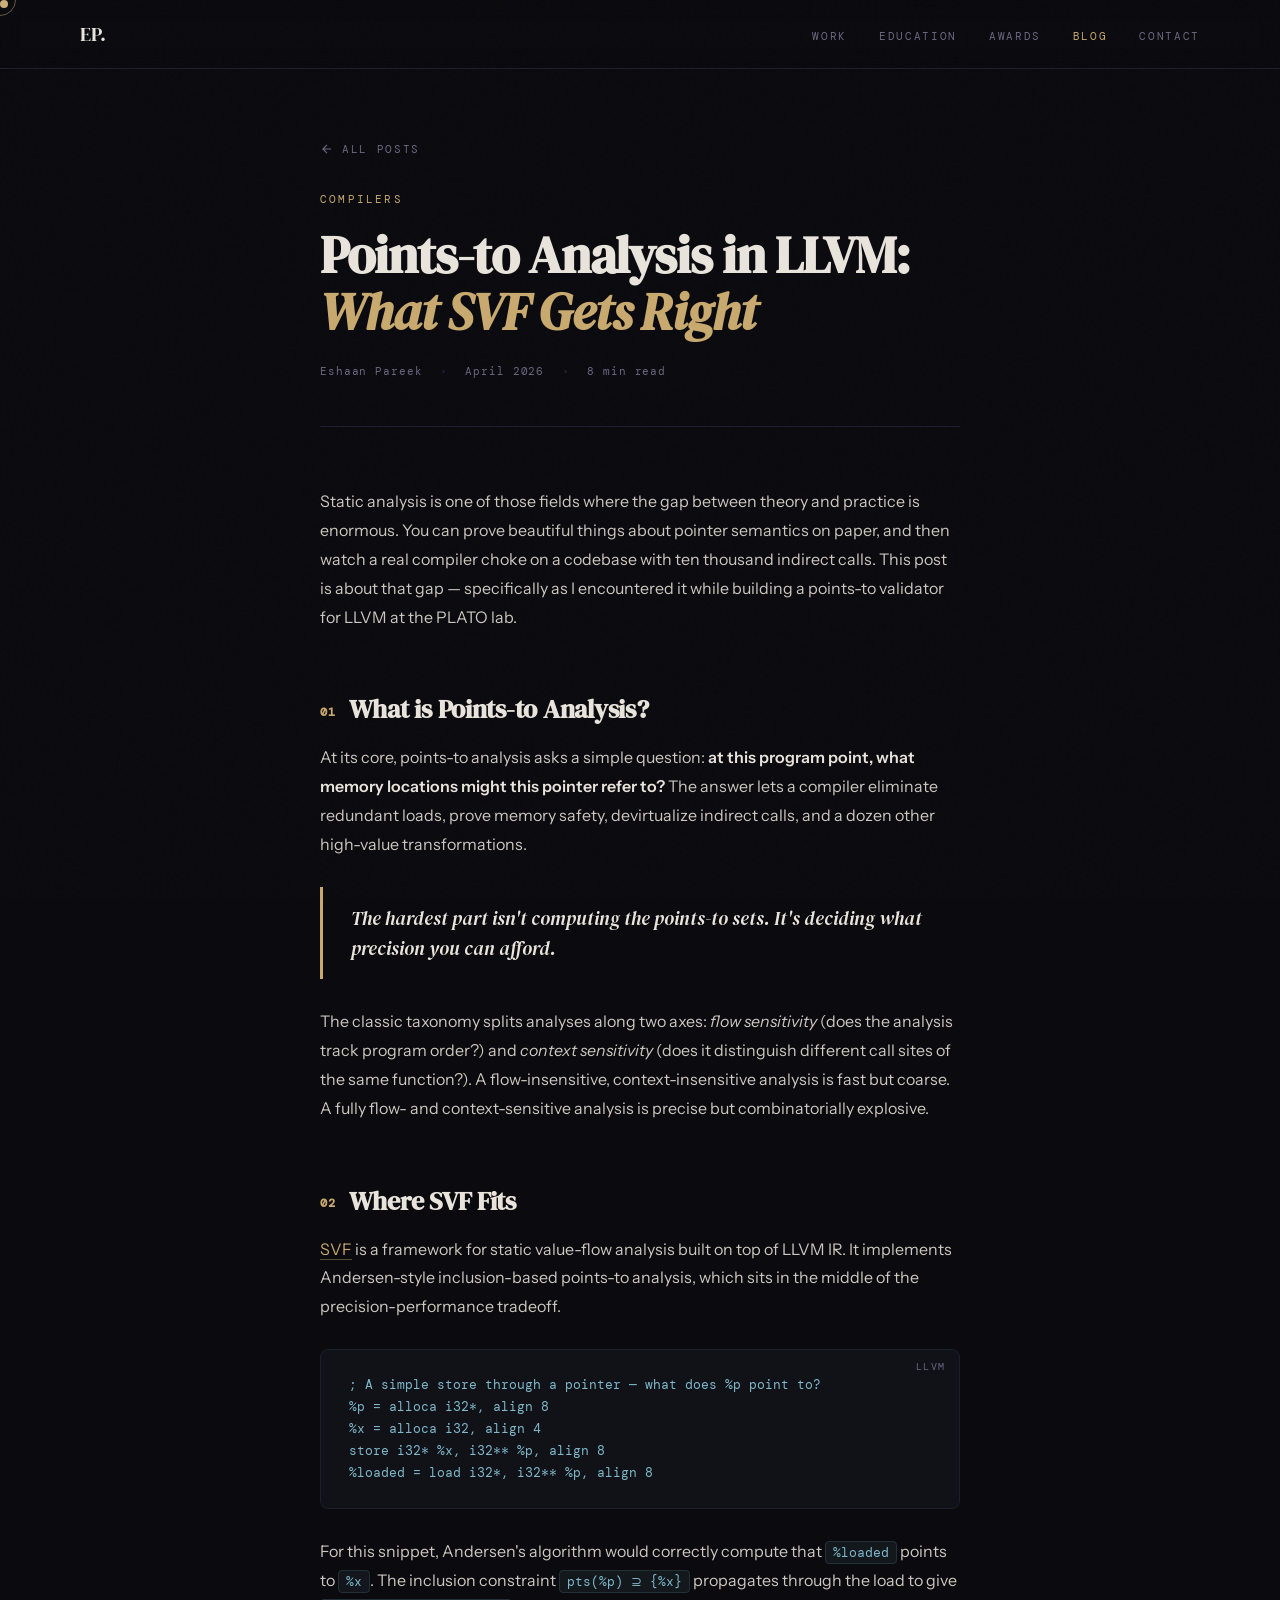
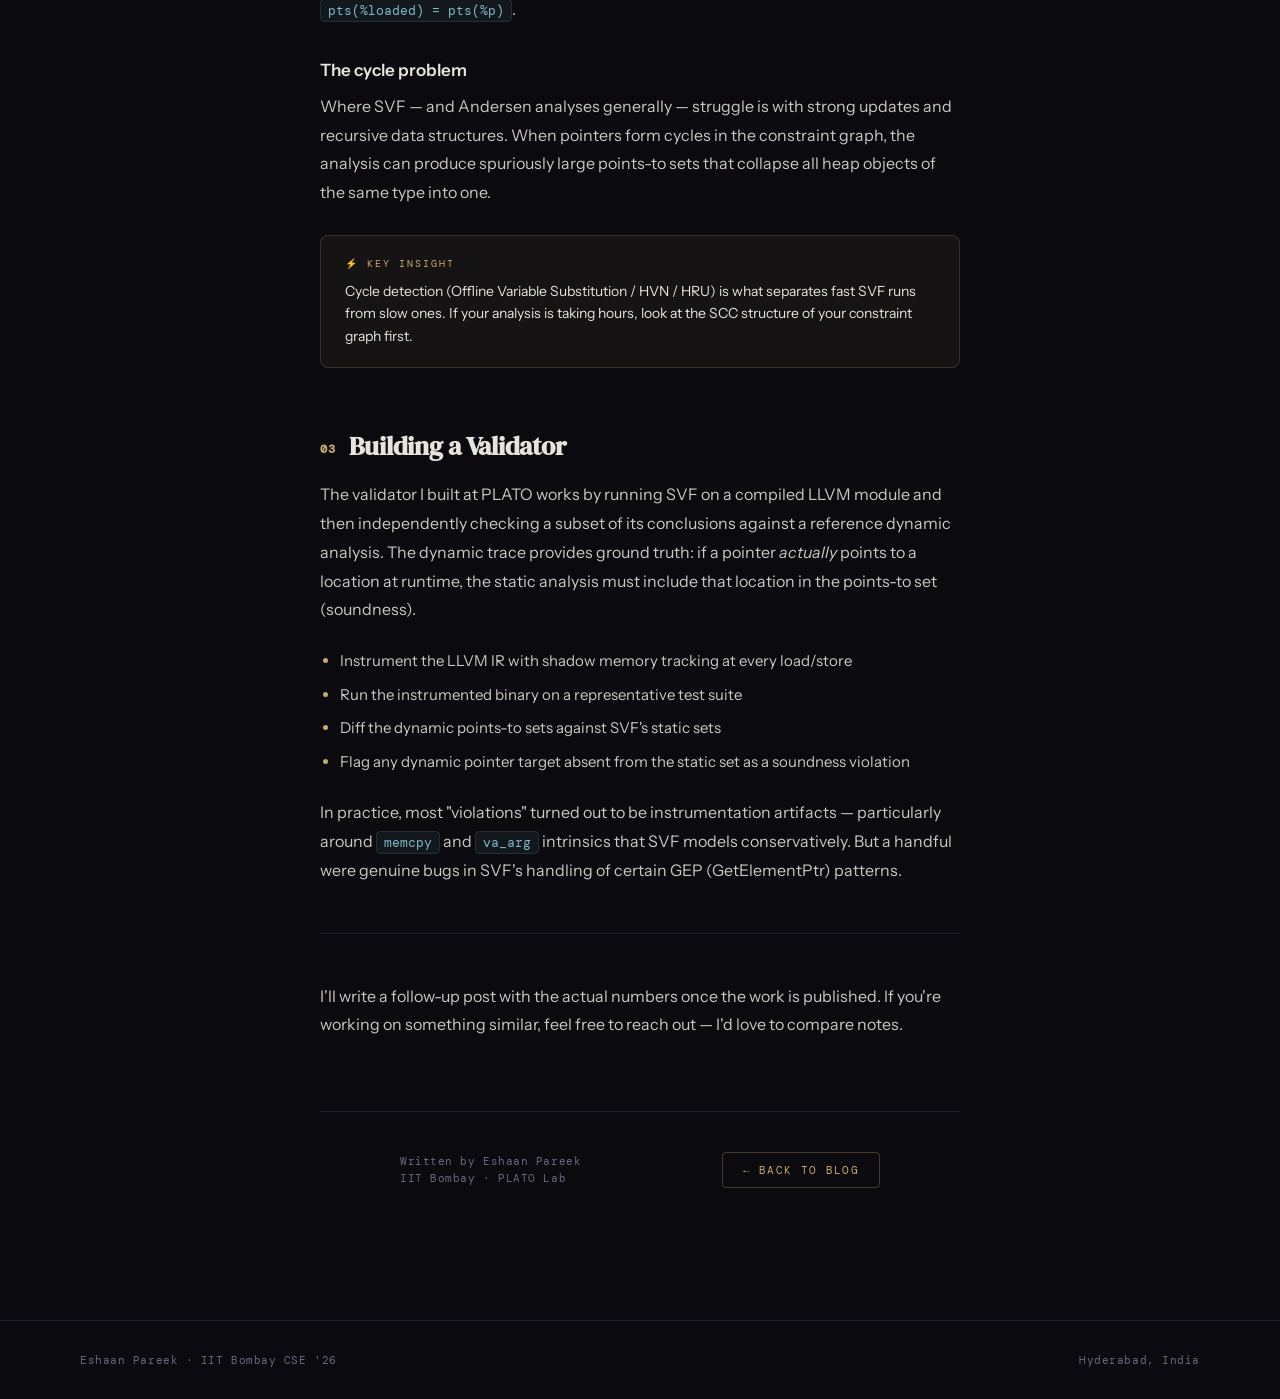
<file: blog/posts/post_template.html>
<!DOCTYPE html>
<html lang="en">
<head>
<meta charset="UTF-8">
<meta name="viewport" content="width=device-width, initial-scale=1.0">
<!-- EDIT: Change this to your post title -->
<title>Post Title · Eshaan Pareek</title>
<link rel="stylesheet" href="../../shared.css">
<style>

  .page-wrap {
    max-width: 720px;
    margin: 0 auto;
    padding: 140px 40px 100px;
  }

  /* ── Post header ── */
  .post-header {
    margin-bottom: 60px;
    padding-bottom: 48px;
    border-bottom: 1px solid var(--border);
  }

  .back-link {
    display: inline-flex;
    align-items: center;
    gap: 8px;
    font-family: 'DM Mono', monospace;
    font-size: 11px;
    letter-spacing: 0.15em;
    text-transform: uppercase;
    color: var(--muted);
    text-decoration: none;
    margin-bottom: 36px;
    transition: color 0.2s;
    cursor: none;
    opacity: 0;
    animation: fadeUp 0.6s ease forwards 0.1s;
  }
  .back-link:hover { color: var(--accent); }
  .back-link svg { transition: transform 0.2s; }
  .back-link:hover svg { transform: translateX(-3px); }

  .post-tag {
    font-family: 'DM Mono', monospace;
    font-size: 11px;
    letter-spacing: 0.2em;
    color: var(--accent);
    text-transform: uppercase;
    margin-bottom: 20px;
    display: block;
    opacity: 0;
    animation: fadeUp 0.6s ease forwards 0.2s;
  }

  .post-header h1 {
    font-family: 'DM Serif Display', serif;
    font-size: clamp(30px, 5vw, 52px);
    line-height: 1.1;
    letter-spacing: -0.02em;
    margin-bottom: 24px;
    opacity: 0;
    animation: fadeUp 0.6s ease forwards 0.35s;
  }
  .post-header h1 em { font-style: italic; color: var(--accent); }

  .post-byline {
    display: flex;
    align-items: center;
    gap: 20px;
    font-family: 'DM Mono', monospace;
    font-size: 11px;
    color: var(--muted);
    letter-spacing: 0.08em;
    opacity: 0;
    animation: fadeUp 0.6s ease forwards 0.5s;
  }
  .byline-dot {
    width: 3px; height: 3px;
    background: var(--border);
    border-radius: 50%;
  }

  /* ── Body typography ── */
  .post-body {
    opacity: 0;
    animation: fadeUp 0.7s ease forwards 0.6s;
  }

  .post-body p {
    font-size: 16px;
    line-height: 1.8;
    color: #ccc8c0;
    margin-bottom: 24px;
  }

  .post-body h2 {
    font-family: 'DM Serif Display', serif;
    font-size: 26px;
    letter-spacing: -0.01em;
    color: var(--text);
    margin: 52px 0 16px;
    padding-top: 8px;
  }
  .post-body h2::before {
    content: attr(data-num) ' ';
    font-family: 'DM Mono', monospace;
    font-size: 12px;
    color: var(--accent);
    letter-spacing: 0.1em;
    vertical-align: middle;
    margin-right: 4px;
  }

  .post-body h3 {
    font-size: 17px;
    font-weight: 600;
    color: var(--text);
    margin: 36px 0 12px;
  }

  .post-body strong { color: var(--text); font-weight: 600; }

  .post-body a {
    color: var(--accent);
    text-decoration: none;
    border-bottom: 1px solid rgba(200,169,110,0.4);
    transition: border-color 0.2s;
    cursor: none;
  }
  .post-body a:hover { border-color: var(--accent); }

  /* Code blocks */
  .post-body pre {
    background: var(--surface);
    border: 1px solid var(--border);
    border-radius: 8px;
    padding: 24px 28px;
    overflow-x: auto;
    margin: 28px 0;
    position: relative;
  }
  .post-body pre::before {
    content: attr(data-lang);
    position: absolute;
    top: 10px; right: 14px;
    font-family: 'DM Mono', monospace;
    font-size: 10px;
    letter-spacing: 0.12em;
    text-transform: uppercase;
    color: var(--muted);
  }
  .post-body code {
    font-family: 'DM Mono', monospace;
    font-size: 13px;
    color: var(--accent2);
    line-height: 1.7;
  }
  .post-body p code {
    background: rgba(126,184,201,0.08);
    border: 1px solid rgba(126,184,201,0.15);
    padding: 2px 7px;
    border-radius: 4px;
    font-size: 13px;
  }

  /* Blockquote */
  .post-body blockquote {
    border-left: 3px solid var(--accent);
    margin: 28px 0;
    padding: 16px 0 16px 28px;
  }
  .post-body blockquote p {
    color: var(--text);
    font-family: 'DM Serif Display', serif;
    font-size: 19px;
    font-style: italic;
    line-height: 1.6;
    margin: 0;
  }

  /* Callout box */
  .callout {
    background: rgba(200,169,110,0.06);
    border: 1px solid rgba(200,169,110,0.2);
    border-radius: 8px;
    padding: 20px 24px;
    margin: 28px 0;
    font-size: 14px;
    color: var(--text);
    line-height: 1.6;
  }
  .callout-label {
    font-family: 'DM Mono', monospace;
    font-size: 10px;
    letter-spacing: 0.2em;
    text-transform: uppercase;
    color: var(--accent);
    margin-bottom: 8px;
  }

  /* Horizontal rule */
  .post-body hr {
    border: none;
    border-top: 1px solid var(--border);
    margin: 48px 0;
  }

  /* Lists */
  .post-body ul, .post-body ol {
    padding-left: 20px;
    margin-bottom: 24px;
  }
  .post-body li {
    font-size: 15px;
    color: #ccc8c0;
    line-height: 1.7;
    margin-bottom: 8px;
  }
  .post-body ul li::marker { color: var(--accent); }
  .post-body ol li::marker {
    font-family: 'DM Mono', monospace;
    font-size: 12px;
    color: var(--accent);
  }

  /* ── Post footer ── */
  .post-footer {
    margin-top: 72px;
    padding-top: 40px;
    border-top: 1px solid var(--border);
    display: flex;
    justify-content: space-between;
    align-items: center;
    gap: 20px;
  }
  .post-footer-left {
    font-family: 'DM Mono', monospace;
    font-size: 11px;
    color: var(--muted);
    line-height: 1.6;
  }
  .back-to-blog {
    font-family: 'DM Mono', monospace;
    font-size: 11px;
    letter-spacing: 0.12em;
    text-transform: uppercase;
    color: var(--accent);
    text-decoration: none;
    border: 1px solid rgba(200,169,110,0.3);
    padding: 10px 20px;
    border-radius: 4px;
    transition: all 0.2s;
    cursor: none;
    white-space: nowrap;
  }
  .back-to-blog:hover {
    background: rgba(200,169,110,0.08);
    border-color: var(--accent);
  }

  @keyframes fadeUp {
    from { opacity: 0; transform: translateY(18px); }
    to   { opacity: 1; transform: translateY(0); }
  }

  @media (max-width: 640px) {
    .page-wrap { padding: 120px 20px 80px; }
    .post-footer { flex-direction: column; align-items: flex-start; }
  }
</style>
</head>
<body>

<div class="cursor" id="cursor"></div>
<div class="cursor-ring" id="cursorRing"></div>

<nav>
  <a href="../../index.html" class="nav-logo">EP.</a>
  <ul class="nav-links">
    <li><a href="../../index.html#experience">Work</a></li>
    <li><a href="../../index.html#education">Education</a></li>
    <li><a href="../../index.html#awards">Awards</a></li>
    <li><a href="../index.html" class="active">Blog</a></li>
    <li><a href="../../index.html#contact">Contact</a></li>
  </ul>
</nav>

<div class="page-wrap">

  <article>
    <header class="post-header">
      <a href="../index.html" class="back-link">
        <svg width="14" height="14" viewBox="0 0 24 24" fill="none" stroke="currentColor" stroke-width="2"><path d="M19 12H5M12 5l-7 7 7 7"/></svg>
        All posts
      </a>

      <!-- EDIT: Change the tag -->
      <span class="post-tag">Compilers</span>

      <!-- EDIT: Change the title. Wrap any word in <em> for italic gold styling -->
      <h1>Points-to Analysis in LLVM:<br><em>What SVF Gets Right</em></h1>

      <!-- EDIT: Change date and read time -->
      <div class="post-byline">
        <span>Eshaan Pareek</span>
        <span class="byline-dot"></span>
        <span>April 2026</span>
        <span class="byline-dot"></span>
        <span>8 min read</span>
      </div>
    </header>

    <!-- ═══════════════════════════════════════════
         EDIT: Your post content goes below here.
         Available elements:
           <p>         — paragraph
           <h2>        — section heading (add data-num="01" etc.)
           <h3>        — sub-heading
           <blockquote>— pull quote
           <pre data-lang="c">  <code> — code block
           <p><code>   — inline code
           <ul>/<ol>   — lists
           <hr>        — horizontal divider
           <div class="callout"> — callout box
    ═══════════════════════════════════════════ -->
    <div class="post-body">

      <p>
        Static analysis is one of those fields where the gap between theory and practice is enormous.
        You can prove beautiful things about pointer semantics on paper, and then watch a real compiler
        choke on a codebase with ten thousand indirect calls. This post is about that gap — specifically
        as I encountered it while building a points-to validator for LLVM at the PLATO lab.
      </p>

      <h2 data-num="01">What is Points-to Analysis?</h2>

      <p>
        At its core, points-to analysis asks a simple question: <strong>at this program point, what memory
        locations might this pointer refer to?</strong> The answer lets a compiler eliminate redundant loads,
        prove memory safety, devirtualize indirect calls, and a dozen other high-value transformations.
      </p>

      <blockquote>
        <p>The hardest part isn't computing the points-to sets. It's deciding what precision you can afford.</p>
      </blockquote>

      <p>
        The classic taxonomy splits analyses along two axes: <em>flow sensitivity</em> (does the analysis
        track program order?) and <em>context sensitivity</em> (does it distinguish different call sites of
        the same function?). A flow-insensitive, context-insensitive analysis is fast but coarse.
        A fully flow- and context-sensitive analysis is precise but combinatorially explosive.
      </p>

      <h2 data-num="02">Where SVF Fits</h2>

      <p>
        <a href="https://github.com/SVF-tools/SVF" target="_blank">SVF</a> is a framework for static
        value-flow analysis built on top of LLVM IR. It implements Andersen-style inclusion-based
        points-to analysis, which sits in the middle of the precision-performance tradeoff.
      </p>

      <pre data-lang="llvm"><code>; A simple store through a pointer — what does %p point to?
%p = alloca i32*, align 8
%x = alloca i32, align 4
store i32* %x, i32** %p, align 8
%loaded = load i32*, i32** %p, align 8</code></pre>

      <p>
        For this snippet, Andersen's algorithm would correctly compute that <code>%loaded</code> points to
        <code>%x</code>. The inclusion constraint <code>pts(%p) ⊇ {%x}</code> propagates through the
        load to give <code>pts(%loaded) = pts(%p)</code>.
      </p>

      <h3>The cycle problem</h3>

      <p>
        Where SVF — and Andersen analyses generally — struggle is with strong updates and recursive data
        structures. When pointers form cycles in the constraint graph, the analysis can produce
        spuriously large points-to sets that collapse all heap objects of the same type into one.
      </p>

      <div class="callout">
        <div class="callout-label">⚡ Key Insight</div>
        Cycle detection (Offline Variable Substitution / HVN / HRU) is what separates fast SVF runs
        from slow ones. If your analysis is taking hours, look at the SCC structure of your constraint graph first.
      </div>

      <h2 data-num="03">Building a Validator</h2>

      <p>
        The validator I built at PLATO works by running SVF on a compiled LLVM module and then
        independently checking a subset of its conclusions against a reference dynamic analysis.
        The dynamic trace provides ground truth: if a pointer <em>actually</em> points to a location
        at runtime, the static analysis must include that location in the points-to set (soundness).
      </p>

      <ul>
        <li>Instrument the LLVM IR with shadow memory tracking at every load/store</li>
        <li>Run the instrumented binary on a representative test suite</li>
        <li>Diff the dynamic points-to sets against SVF's static sets</li>
        <li>Flag any dynamic pointer target absent from the static set as a soundness violation</li>
      </ul>

      <p>
        In practice, most "violations" turned out to be instrumentation artifacts — particularly around
        <code>memcpy</code> and <code>va_arg</code> intrinsics that SVF models conservatively.
        But a handful were genuine bugs in SVF's handling of certain GEP (GetElementPtr) patterns.
      </p>

      <hr>

      <p>
        I'll write a follow-up post with the actual numbers once the work is published. If you're
        working on something similar, feel free to reach out — I'd love to compare notes.
      </p>

    </div>
    <!-- ═══ END POST CONTENT ═══ -->

    <footer class="post-footer">
      <div class="post-footer-left">
        Written by Eshaan Pareek<br>
        IIT Bombay · PLATO Lab
      </div>
      <a href="../index.html" class="back-to-blog">← Back to Blog</a>
    </footer>
  </article>

</div>

<footer>
  <span>Eshaan Pareek · IIT Bombay CSE '26</span>
  <span>Hyderabad, India</span>
</footer>

<script>
  const cursor = document.getElementById('cursor');
  const ring   = document.getElementById('cursorRing');
  let mx = 0, my = 0, rx = 0, ry = 0;
  document.addEventListener('mousemove', e => {
    mx = e.clientX; my = e.clientY;
    cursor.style.left = mx - 4 + 'px';
    cursor.style.top  = my - 4 + 'px';
  });
  (function animateRing() {
    rx += (mx - rx) * 0.12;
    ry += (my - ry) * 0.12;
    ring.style.left = rx - 16 + 'px';
    ring.style.top  = ry - 16 + 'px';
    requestAnimationFrame(animateRing);
  })();
</script>
</body>
</html>
</file>
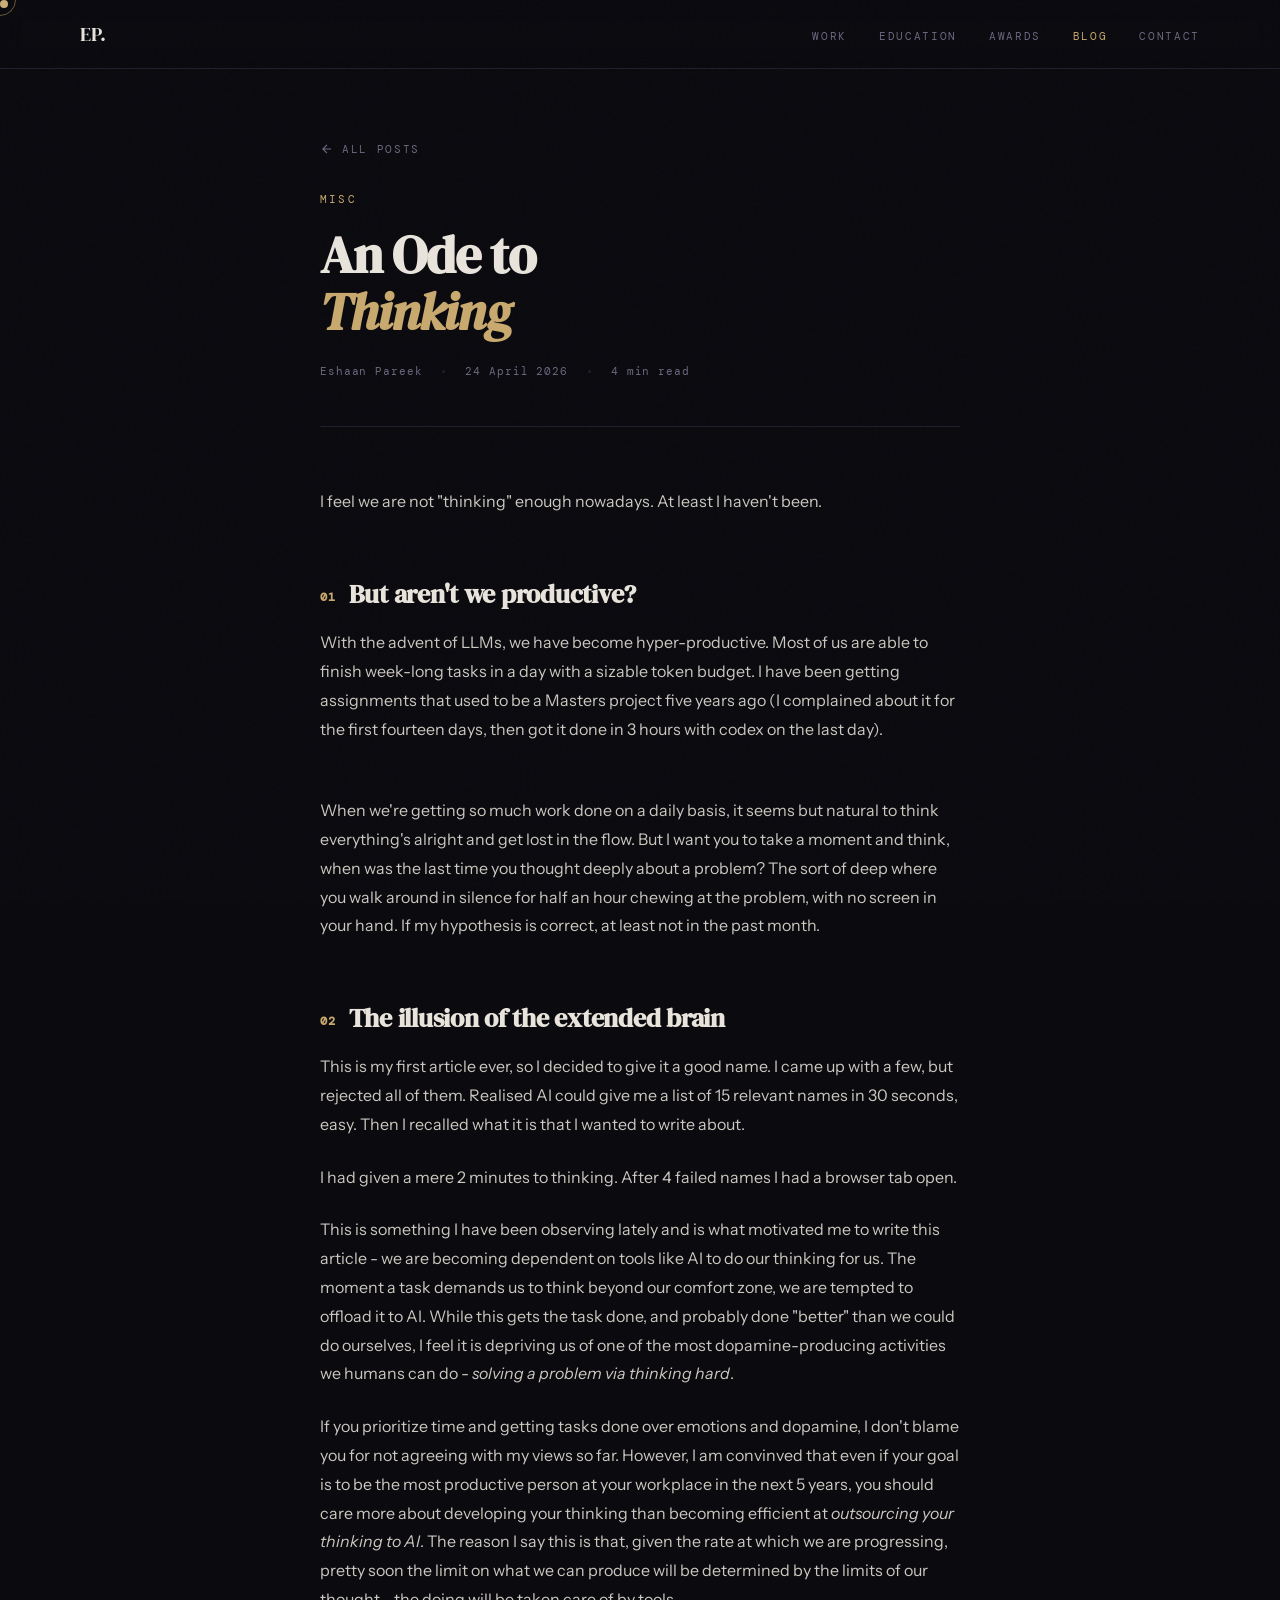
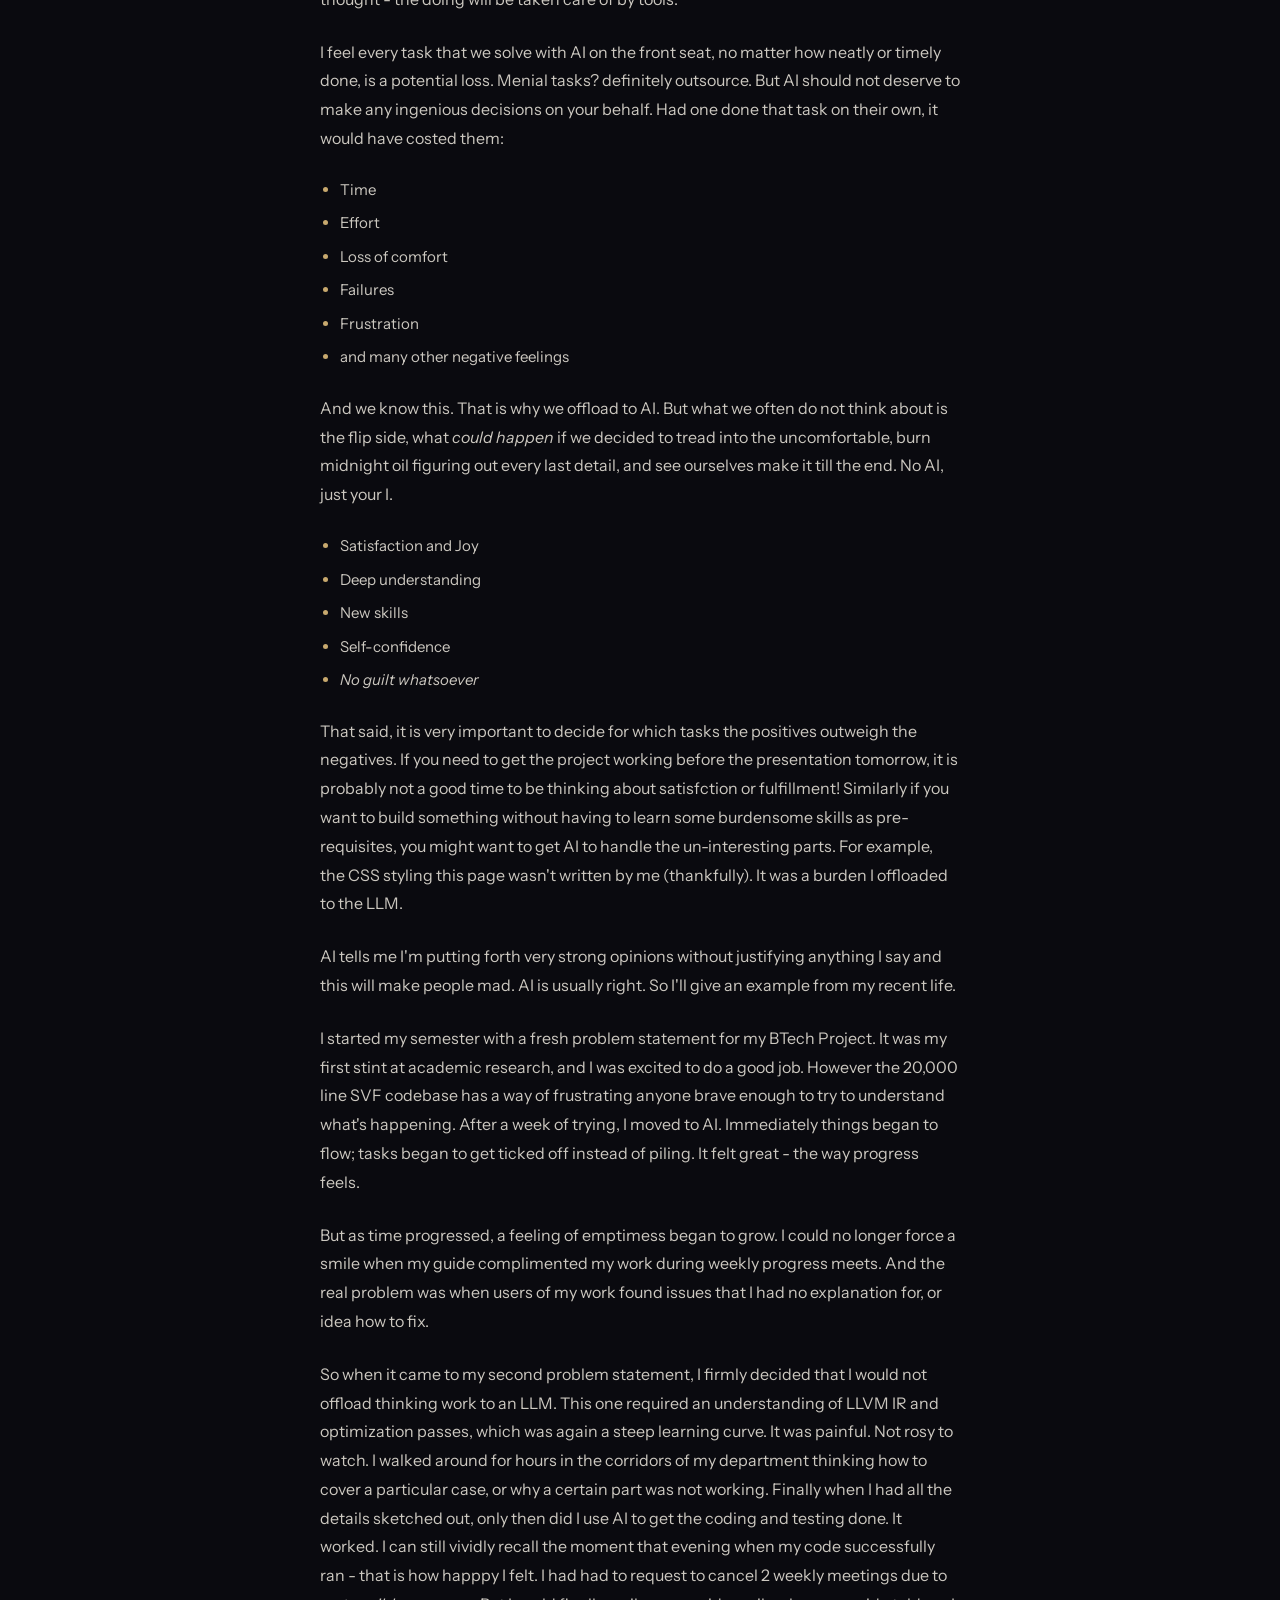
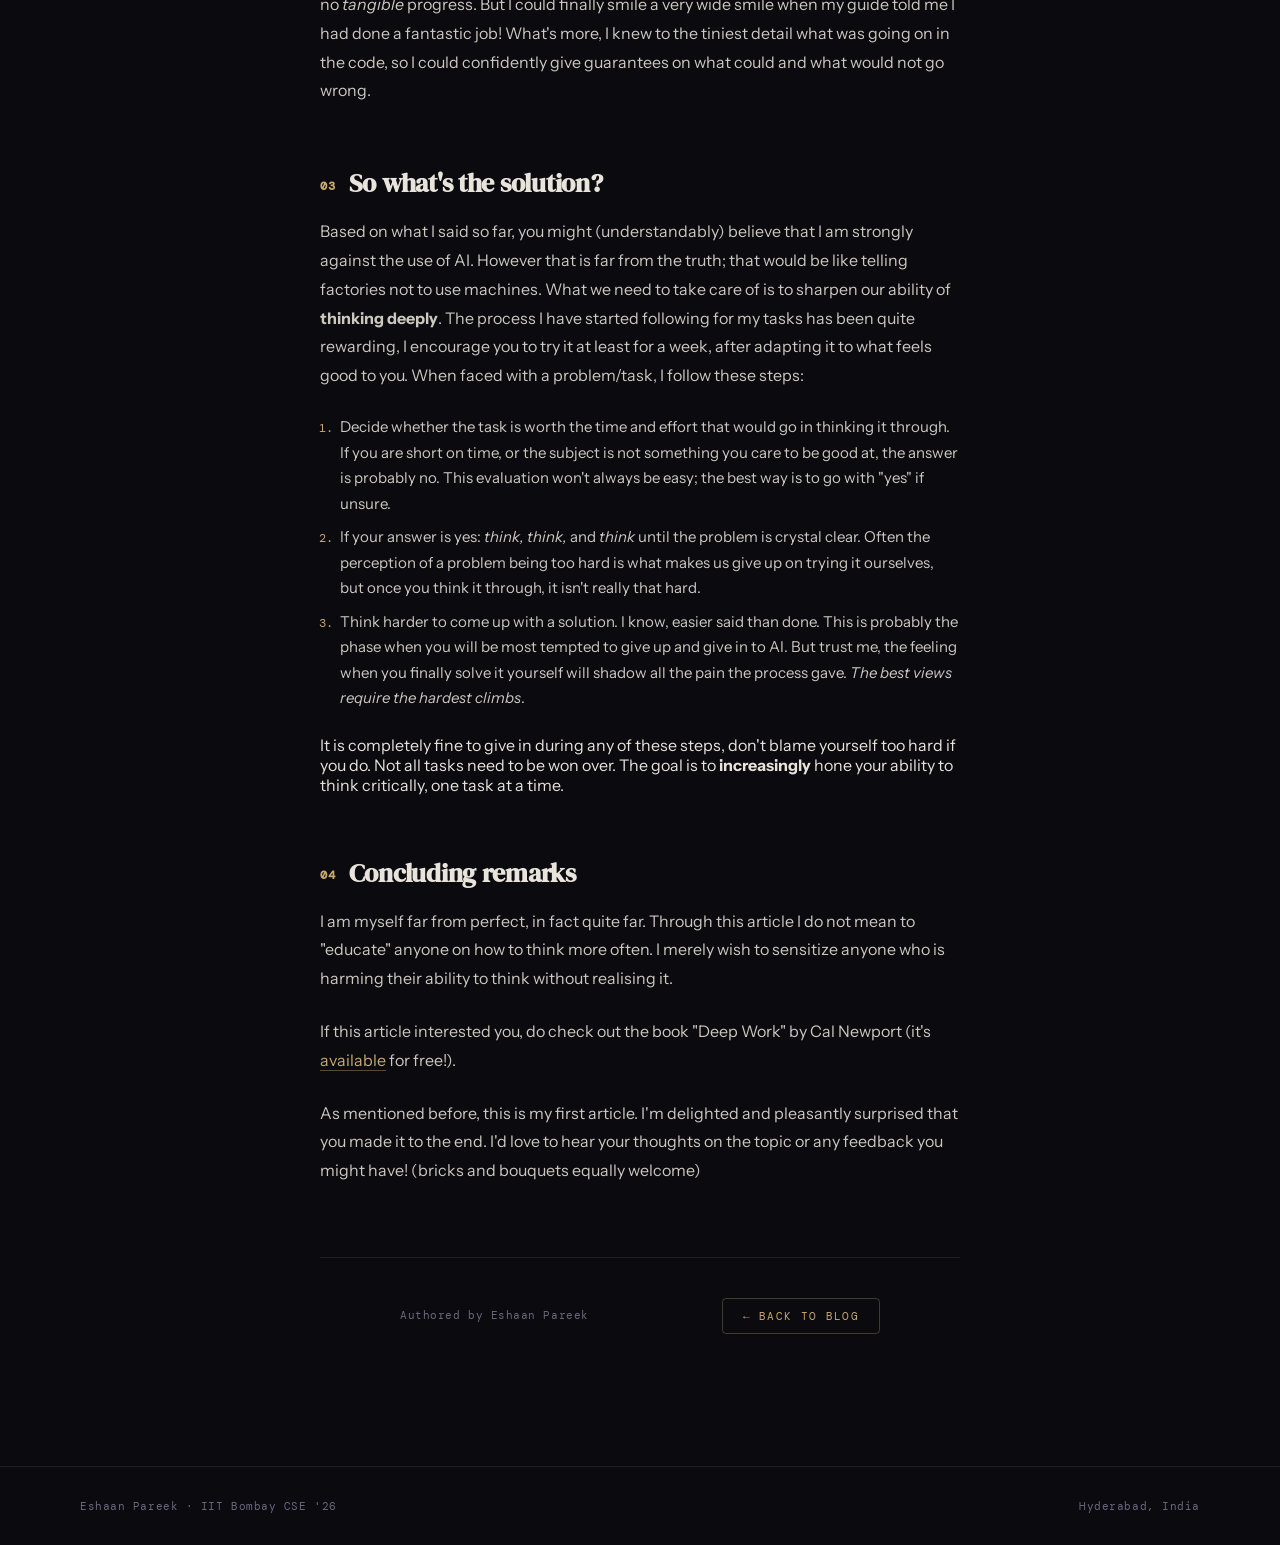
<file: blog/posts/thinking.html>
<!DOCTYPE html>
<html lang="en">
<head>
<meta charset="UTF-8">
<meta name="viewport" content="width=device-width, initial-scale=1.0">
<!-- EDIT: Change this to your post title -->
<title>Thinking · Eshaan Pareek</title>
<link rel="stylesheet" href="../../shared.css">
<style>

  .page-wrap {
    max-width: 720px;
    margin: 0 auto;
    padding: 140px 40px 100px;
  }

  /* ── Post header ── */
  .post-header {
    margin-bottom: 60px;
    padding-bottom: 48px;
    border-bottom: 1px solid var(--border);
  }

  .back-link {
    display: inline-flex;
    align-items: center;
    gap: 8px;
    font-family: 'DM Mono', monospace;
    font-size: 11px;
    letter-spacing: 0.15em;
    text-transform: uppercase;
    color: var(--muted);
    text-decoration: none;
    margin-bottom: 36px;
    transition: color 0.2s;
    cursor: none;
    opacity: 0;
    animation: fadeUp 0.6s ease forwards 0.1s;
  }
  .back-link:hover { color: var(--accent); }
  .back-link svg { transition: transform 0.2s; }
  .back-link:hover svg { transform: translateX(-3px); }

  .post-tag {
    font-family: 'DM Mono', monospace;
    font-size: 11px;
    letter-spacing: 0.2em;
    color: var(--accent);
    text-transform: uppercase;
    margin-bottom: 20px;
    display: block;
    opacity: 0;
    animation: fadeUp 0.6s ease forwards 0.2s;
  }

  .post-header h1 {
    font-family: 'DM Serif Display', serif;
    font-size: clamp(30px, 5vw, 52px);
    line-height: 1.1;
    letter-spacing: -0.02em;
    margin-bottom: 24px;
    opacity: 0;
    animation: fadeUp 0.6s ease forwards 0.35s;
  }
  .post-header h1 em { font-style: italic; color: var(--accent); }

  .post-byline {
    display: flex;
    align-items: center;
    gap: 20px;
    font-family: 'DM Mono', monospace;
    font-size: 11px;
    color: var(--muted);
    letter-spacing: 0.08em;
    opacity: 0;
    animation: fadeUp 0.6s ease forwards 0.5s;
  }
  .byline-dot {
    width: 3px; height: 3px;
    background: var(--border);
    border-radius: 50%;
  }

  /* ── Body typography ── */
  .post-body {
    opacity: 0;
    animation: fadeUp 0.7s ease forwards 0.6s;
  }

  .post-body p {
    font-size: 16px;
    line-height: 1.8;
    color: #ccc8c0;
    margin-bottom: 24px;
  }

  .post-body h2 {
    font-family: 'DM Serif Display', serif;
    font-size: 26px;
    letter-spacing: -0.01em;
    color: var(--text);
    margin: 52px 0 16px;
    padding-top: 8px;
  }
  .post-body h2::before {
    content: attr(data-num) ' ';
    font-family: 'DM Mono', monospace;
    font-size: 12px;
    color: var(--accent);
    letter-spacing: 0.1em;
    vertical-align: middle;
    margin-right: 4px;
  }

  .post-body h3 {
    font-size: 17px;
    font-weight: 600;
    color: var(--text);
    margin: 36px 0 12px;
  }

  .post-body strong { color: var(--text); font-weight: 600; }

  .post-body a {
    color: var(--accent);
    text-decoration: none;
    border-bottom: 1px solid rgba(200,169,110,0.4);
    transition: border-color 0.2s;
    cursor: none;
  }
  .post-body a:hover { border-color: var(--accent); }

  /* Code blocks */
  .post-body pre {
    background: var(--surface);
    border: 1px solid var(--border);
    border-radius: 8px;
    padding: 24px 28px;
    overflow-x: auto;
    margin: 28px 0;
    position: relative;
  }
  .post-body pre::before {
    content: attr(data-lang);
    position: absolute;
    top: 10px; right: 14px;
    font-family: 'DM Mono', monospace;
    font-size: 10px;
    letter-spacing: 0.12em;
    text-transform: uppercase;
    color: var(--muted);
  }
  .post-body code {
    font-family: 'DM Mono', monospace;
    font-size: 13px;
    color: var(--accent2);
    line-height: 1.7;
  }
  .post-body p code {
    background: rgba(126,184,201,0.08);
    border: 1px solid rgba(126,184,201,0.15);
    padding: 2px 7px;
    border-radius: 4px;
    font-size: 13px;
  }

  /* Blockquote */
  .post-body blockquote {
    border-left: 3px solid var(--accent);
    margin: 28px 0;
    padding: 16px 0 16px 28px;
  }
  .post-body blockquote p {
    color: var(--text);
    font-family: 'DM Serif Display', serif;
    font-size: 19px;
    font-style: italic;
    line-height: 1.6;
    margin: 0;
  }

  /* Callout box */
  .callout {
    background: rgba(200,169,110,0.06);
    border: 1px solid rgba(200,169,110,0.2);
    border-radius: 8px;
    padding: 20px 24px;
    margin: 28px 0;
    font-size: 14px;
    color: var(--text);
    line-height: 1.6;
  }
  .callout-label {
    font-family: 'DM Mono', monospace;
    font-size: 10px;
    letter-spacing: 0.2em;
    text-transform: uppercase;
    color: var(--accent);
    margin-bottom: 8px;
  }

  /* Horizontal rule */
  .post-body hr {
    border: none;
    border-top: 1px solid var(--border);
    margin: 48px 0;
  }

  /* Lists */
  .post-body ul, .post-body ol {
    padding-left: 20px;
    margin-bottom: 24px;
  }
  .post-body li {
    font-size: 15px;
    color: #ccc8c0;
    line-height: 1.7;
    margin-bottom: 8px;
  }
  .post-body ul li::marker { color: var(--accent); }
  .post-body ol li::marker {
    font-family: 'DM Mono', monospace;
    font-size: 12px;
    color: var(--accent);
  }

  /* ── Post footer ── */
  .post-footer {
    margin-top: 72px;
    padding-top: 40px;
    border-top: 1px solid var(--border);
    display: flex;
    justify-content: space-between;
    align-items: center;
    gap: 20px;
  }
  .post-footer-left {
    font-family: 'DM Mono', monospace;
    font-size: 11px;
    color: var(--muted);
    line-height: 1.6;
  }
  .back-to-blog {
    font-family: 'DM Mono', monospace;
    font-size: 11px;
    letter-spacing: 0.12em;
    text-transform: uppercase;
    color: var(--accent);
    text-decoration: none;
    border: 1px solid rgba(200,169,110,0.3);
    padding: 10px 20px;
    border-radius: 4px;
    transition: all 0.2s;
    cursor: none;
    white-space: nowrap;
  }
  .back-to-blog:hover {
    background: rgba(200,169,110,0.08);
    border-color: var(--accent);
  }

  @keyframes fadeUp {
    from { opacity: 0; transform: translateY(18px); }
    to   { opacity: 1; transform: translateY(0); }
  }

  @media (max-width: 640px) {
    .page-wrap { padding: 120px 20px 80px; }
    .post-footer { flex-direction: column; align-items: flex-start; }
  }
</style>
</head>
<body>

<div class="cursor" id="cursor"></div>
<div class="cursor-ring" id="cursorRing"></div>

<nav>
  <a href="../../index.html" class="nav-logo">EP.</a>
  <ul class="nav-links">
    <li><a href="../../index.html#experience">Work</a></li>
    <li><a href="../../index.html#education">Education</a></li>
    <li><a href="../../index.html#awards">Awards</a></li>
    <li><a href="../index.html" class="active">Blog</a></li>
    <li><a href="../../index.html#contact">Contact</a></li>
  </ul>
</nav>

<div class="page-wrap">

  <article>
    <header class="post-header">
      <a href="../index.html" class="back-link">
        <svg width="14" height="14" viewBox="0 0 24 24" fill="none" stroke="currentColor" stroke-width="2"><path d="M19 12H5M12 5l-7 7 7 7"/></svg>
        All posts
      </a>

      <!-- EDIT: Change the tag -->
      <span class="post-tag">Misc</span>

      <!-- EDIT: Change the title. Wrap any word in <em> for italic gold styling -->
      <h1>An Ode to<br><em>Thinking</em></h1>

      <!-- EDIT: Change date and read time -->
      <div class="post-byline">
        <span>Eshaan Pareek</span>
        <span class="byline-dot"></span>
        <span>24 April 2026</span>
        <span class="byline-dot"></span>
        <span>4 min read</span>
      </div>
    </header>

    <!-- ═══════════════════════════════════════════
         EDIT: Your post content goes below here.
         Available elements:
           <p>         — paragraph
           <h2>        — section heading (add data-num="01" etc.)
           <h3>        — sub-heading
           <blockquote>— pull quote
           <pre data-lang="c">  <code> — code block
           <p><code>   — inline code
           <ul>/<ol>   — lists
           <hr>        — horizontal divider
           <div class="callout"> — callout box
    ═══════════════════════════════════════════ -->
    <div class="post-body">

      <p>
        I feel we are not "thinking" enough nowadays. At least I haven't been.
      </p>

      <h2 data-num="01">But aren't we productive?</h2>

      <p>
        With the advent of LLMs, we have become hyper-productive. Most of us are able to finish week-long tasks
        in a day with a sizable token budget. I have been getting assignments that used to be a Masters project
        five years ago (I complained about it for the first fourteen days, then got it done in 3 hours with codex
        on the last day).
        <br><br>
      </p>

      <p>
        When we're getting so much work done on a daily basis, it seems but natural to think everything's alright
        and get lost in the flow. But I want you to take a moment and think, when was the last time you thought deeply
        about a problem? The sort of deep where you walk around in silence for half an hour chewing at the problem, 
        with no screen in your hand. If my hypothesis is correct, at least not in the past month.
      </p>

      <h2 data-num="02">The illusion of the extended brain</h2>

      <p>
        This is my first article ever, so I decided to give it a good name. I came up with a few, but rejected all of them.
        Realised AI could give me a list of 15 relevant names in 30 seconds, easy. Then I recalled
        what it is that I wanted to write about.
      </p>

      <p>
        I had given a mere 2 minutes to thinking. After 4 failed names I had a browser tab open.
      </p>

      <p>
        This is something I have been observing lately and is what motivated me to write this article - we are becoming dependent on tools
        like AI to do our thinking for us. The moment a task demands us to think beyond our comfort zone, we are tempted to offload it
        to AI. While this gets the task done, and probably done "better" than we could do ourselves, I feel it is depriving us of one of the 
        most dopamine-producing activities we humans can do - <i>solving a problem via thinking hard</i>.
      </p>

      <p>
        If you prioritize time and getting tasks done over emotions and dopamine, I don't blame you for not agreeing with my views so far.
        However, I am convinved that even if your goal is to be the most productive person at your workplace in the next 5 years, you should
        care more about developing your thinking than becoming efficient at <i>outsourcing your thinking to AI</i>. The reason I say this is
        that, given the rate at which we are progressing, pretty soon the limit on what we can produce will be determined by the limits of
        our thought - the doing will be taken care of by tools.
      </p>

      <p>
        I feel every task that we solve with AI on the front seat, no matter how neatly or timely done, is a potential loss. Menial tasks?
        definitely outsource. But AI should not deserve to make any ingenious decisions on your behalf. Had one done that task on their own,
        it would have costed them:
      </p>
        <ul>
          <li>Time</li>
          <li>Effort</li>
          <li>Loss of comfort</li>
          <li>Failures</li>
          <li>Frustration</li>
          <li>and many other negative feelings</li>
        </ul>
      <p>
        And we know this. That is why we offload to AI. But what we often do not think about is the flip side, what <i>could happen</i> if we
        decided to tread into the uncomfortable, burn midnight oil figuring out every last detail, and see ourselves make it till the end.
        No AI, just your I.
      </p>
        <ul>
          <li>Satisfaction and Joy</li>
          <li>Deep understanding</li>
          <li>New skills</li>
          <li>Self-confidence</li>
          <li><i>No guilt whatsoever</i></li>
        </ul>
      
      <p>
        That said, it is very important to decide for which tasks the positives outweigh the negatives. If you need to get the project working
        before the presentation tomorrow, it is probably not a good time to be thinking about satisfction or fulfillment! Similarly if you want
        to build something without having to learn some burdensome skills as pre-requisites, you might want to get AI to handle the
        un-interesting parts. For example, the CSS styling this page wasn't written by me (thankfully). It was a burden I offloaded to the LLM.
      </p>

      <p>
        AI tells me I'm putting forth very strong opinions without justifying anything I say and this will make people mad. AI is usually right.
        So I'll give an example from my recent life.
      </p>
      
      <p>
        I started my semester with a fresh problem statement for my BTech Project. It was my first
        stint at academic research, and I was excited to do a good job. However the 20,000 line SVF codebase has a way of frustrating anyone
        brave enough to try to understand what's happening. After a week of trying, I moved to AI. Immediately things began to flow; tasks began
        to get ticked off instead of piling. It felt great - the way progress feels.
      </p>

      <p>
        But as time progressed, a feeling of emptimess began to grow. I could no longer force a smile when my guide complimented my work during
        weekly progress meets. And the real problem was when users of my work found issues that I had no explanation for, or idea how to fix.
      </p>

      <p>
        So when it came to my second problem statement, I firmly decided that I would not offload thinking work to an LLM. This one required
        an understanding of LLVM IR and optimization passes, which was again a steep learning curve. It was painful. Not rosy to watch. I walked
        around for hours in the corridors of my department thinking how to cover a particular case, or why a certain part was not working. Finally
        when I had all the details sketched out, only then did I use AI to get the coding and testing done. It worked. I can still vividly recall
        the moment that evening when my code successfully ran - that is how happpy I felt. I had had to request to cancel 2 weekly meetings due to
        no <i>tangible</i> progress. But I could finally smile a very wide smile when my guide told me I had done a fantastic job! What's more, I
        knew to the tiniest detail what was going on in the code, so I could confidently give guarantees on what could and what would not go wrong.
      </p>

      <h2 data-num="03">So what's the solution?</h2>

      <p>
        Based on what I said so far, you might (understandably) believe that I am strongly against the use of AI. However that is far from the truth;
        that would be like telling factories not to use machines. What we need to take care of is to sharpen our ability of <b>thinking deeply</b>.
        The process I have started following for my tasks has been quite rewarding, I encourage you to try it at least for a week, after adapting it
        to what feels good to you. When faced with a problem/task, I follow these steps:
        <ol>
          <li>Decide whether the task is worth the time and effort that would go in thinking it through. If you are short on time, or the subject is
            not something you care to be good at, the answer is probably no. This evaluation won't always be easy; the best way is to go with "yes"
            if unsure.
          </li>
          <li>If your answer is yes: <i>think, think,</i> and <i>think</i> until the problem is crystal clear. Often the perception of a problem being too hard
            is what makes us give up on trying it ourselves, but once you think it through, it isn't really that hard.</li>
          <li>Think harder to come up with a solution. I know, easier said than done. This is probably the phase when you will be most tempted to give
            up and give in to AI. But trust me, the feeling when you finally solve it yourself will shadow all the pain the process gave. <i>The
            best views require the hardest climbs</i>.
          </li>
        </ol>
        It is completely fine to give in during any of these steps, don't blame yourself too hard if you do. Not all tasks need to be won over. The goal is to
        <b>increasingly</b> hone your ability to think critically, one task at a time.
      </p>

      <h2 data-num="04">Concluding remarks</h2>
      
      <p>
        I am myself far from perfect, in fact quite far. Through this article I do not mean to "educate" anyone on how to think more often. I merely wish
        to sensitize anyone who is harming their ability to think without realising it.
      </p>

      <p>
        If this article interested you, do check out the book "Deep Work" by Cal Newport
        (it's <a href="https://cpcglobal.org/publications/Deep%20Work.pdf">available</a> for free!).
      </p>

      <p>
        As mentioned before, this is my first article. I'm delighted and pleasantly surprised that you made it to the end. I'd love to hear your thoughts
        on the topic or any feedback you might have! (bricks and bouquets equally welcome)
      </p>
      

    </div>
    <!-- ═══ END POST CONTENT ═══ -->

    <footer class="post-footer">
      <div class="post-footer-left">
        Authored by Eshaan Pareek<br>
        <!-- IIT Bombay · PLATO Lab -->
      </div>
      <a href="../index.html" class="back-to-blog">← Back to Blog</a>
    </footer>
  </article>

</div>

<footer>
  <span>Eshaan Pareek · IIT Bombay CSE '26</span>
  <span>Hyderabad, India</span>
</footer>

<script>
  const cursor = document.getElementById('cursor');
  const ring   = document.getElementById('cursorRing');
  let mx = 0, my = 0, rx = 0, ry = 0;
  document.addEventListener('mousemove', e => {
    mx = e.clientX; my = e.clientY;
    cursor.style.left = mx - 4 + 'px';
    cursor.style.top  = my - 4 + 'px';
  });
  (function animateRing() {
    rx += (mx - rx) * 0.12;
    ry += (my - ry) * 0.12;
    ring.style.left = rx - 16 + 'px';
    ring.style.top  = ry - 16 + 'px';
    requestAnimationFrame(animateRing);
  })();
</script>
</body>
</html>
</file>
<file: shared.css>
/* ── shared.css ── imported by all pages ── */

@import url('https://fonts.googleapis.com/css2?family=DM+Serif+Display:ital@0;1&family=DM+Mono:wght@300;400;500&family=Instrument+Sans:wght@400;500;600&display=swap');

:root {
  --bg: #0a0a0f;
  --surface: #111118;
  --border: #1e1e2e;
  --accent: #c8a96e;
  --accent2: #7eb8c9;
  --text: #e8e4dc;
  --muted: #6b6880;
  --glow: rgba(200, 169, 110, 0.15);
}

* { margin: 0; padding: 0; box-sizing: border-box; }
html { scroll-behavior: smooth; }

body {
  background: var(--bg);
  color: var(--text);
  font-family: 'Instrument Sans', sans-serif;
  overflow-x: hidden;
  cursor: none;
}

/* Noise overlay */
body::before {
  content: '';
  position: fixed;
  inset: 0;
  background-image: url("data:image/svg+xml,%3Csvg viewBox='0 0 256 256' xmlns='http://www.w3.org/2000/svg'%3E%3Cfilter id='noise'%3E%3CfeTurbulence type='fractalNoise' baseFrequency='0.9' numOctaves='4' stitchTiles='stitch'/%3E%3C/filter%3E%3Crect width='100%25' height='100%25' filter='url(%23noise)' opacity='0.04'/%3E%3C/svg%3E");
  pointer-events: none;
  z-index: 1000;
  opacity: 0.4;
}

/* Custom cursor */
.cursor {
  width: 8px; height: 8px;
  background: var(--accent);
  border-radius: 50%;
  position: fixed;
  pointer-events: none;
  z-index: 9999;
  transition: transform 0.1s;
  mix-blend-mode: screen;
}
.cursor-ring {
  width: 32px; height: 32px;
  border: 1px solid var(--accent);
  border-radius: 50%;
  position: fixed;
  pointer-events: none;
  z-index: 9998;
  transition: all 0.15s ease;
  opacity: 0.5;
}

/* Nav */
nav {
  position: fixed;
  top: 0; left: 0; right: 0;
  padding: 20px 80px;
  display: flex;
  justify-content: space-between;
  align-items: center;
  z-index: 100;
  background: rgba(10,10,15,0.8);
  backdrop-filter: blur(12px);
  border-bottom: 1px solid var(--border);
}
.nav-logo {
  font-family: 'DM Serif Display', serif;
  font-size: 20px;
  color: var(--text);
  text-decoration: none;
  cursor: none;
}
.nav-links {
  display: flex;
  gap: 32px;
  list-style: none;
}
.nav-links a {
  font-family: 'DM Mono', monospace;
  font-size: 11px;
  letter-spacing: 0.15em;
  color: var(--muted);
  text-decoration: none;
  text-transform: uppercase;
  transition: color 0.2s;
  cursor: none;
}
.nav-links a:hover,
.nav-links a.active { color: var(--accent); }

/* Footer */
footer {
  padding: 32px 80px;
  display: flex;
  justify-content: space-between;
  align-items: center;
  font-family: 'DM Mono', monospace;
  font-size: 11px;
  color: var(--muted);
  letter-spacing: 0.05em;
  border-top: 1px solid var(--border);
}

/* Reveal animation */
.reveal {
  opacity: 0;
  transform: translateY(30px);
  transition: all 0.6s ease;
}
.reveal.visible {
  opacity: 1;
  transform: none;
}

/* Shared cursor script — call initCursor() after DOM load */

@media (max-width: 768px) {
  nav { padding: 16px 24px; }
  footer { padding: 24px; flex-direction: column; gap: 8px; }
}
</file>
